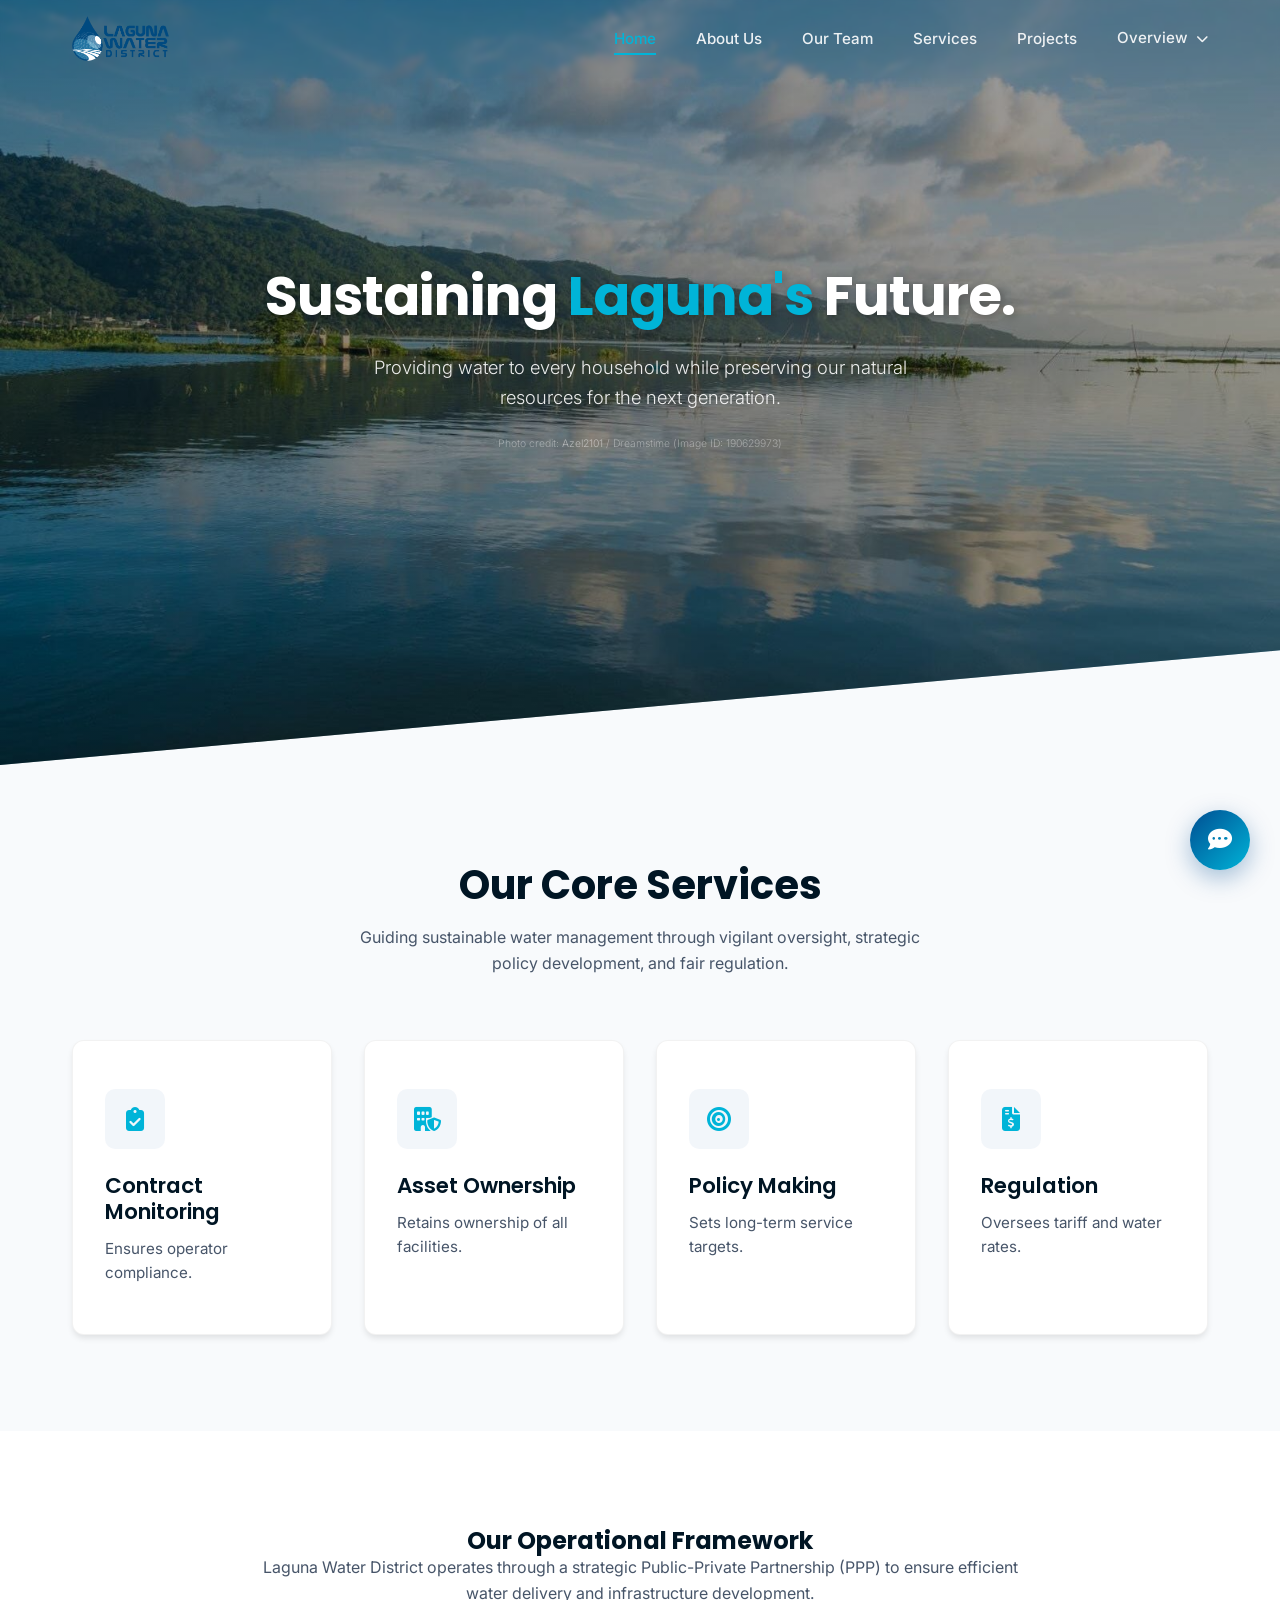
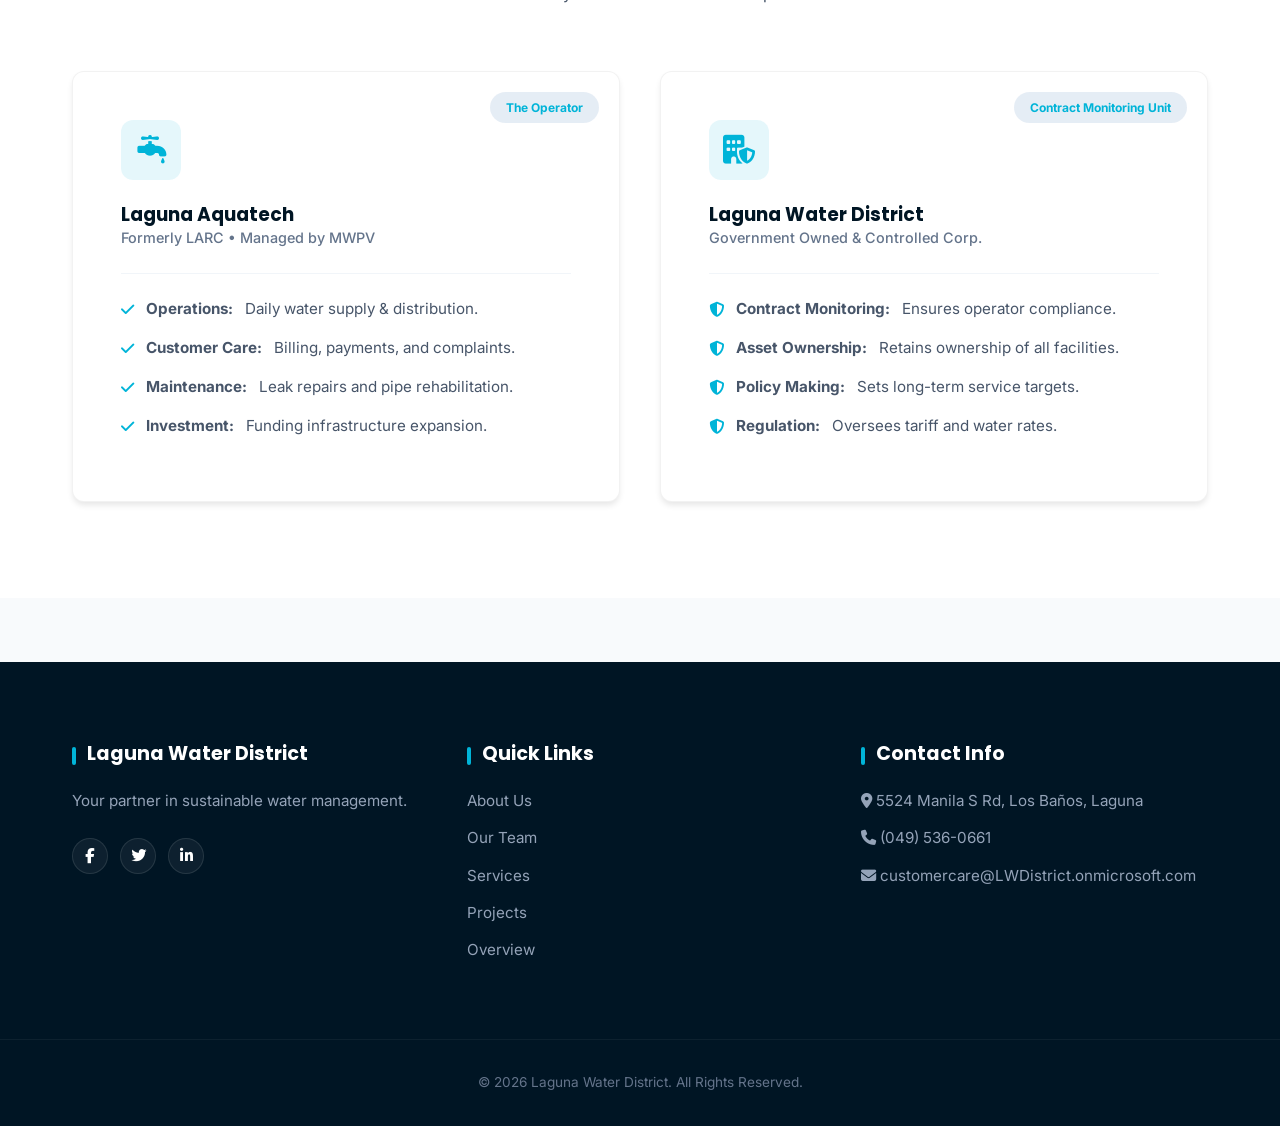
<file: index.html>
<!DOCTYPE html>
<html lang="en">
<head>
    <meta charset="UTF-8">
    <meta name="viewport" content="width=device-width, initial-scale=1.0">
    <title>Laguna Water District - Safe, Reliable, Sustainable</title>
    
    <link rel="preconnect" href="https://fonts.googleapis.com">
    <link rel="preconnect" href="https://fonts.gstatic.com" crossorigin>
    <link href="https://fonts.googleapis.com/css2?family=Inter:wght@300;400;500;600&family=Poppins:wght@500;700&display=swap" rel="stylesheet">
    
    <link rel="stylesheet" href="https://cdnjs.cloudflare.com/ajax/libs/font-awesome/6.4.0/css/all.min.css">
    <link rel="stylesheet" href="index.css">
    <link rel="stylesheet" href="chat.css">
    <link rel="icon" type="image/png" href="LWDLOGO.png">
</head>
<body>

    <header>
        <div class="container">
            <a href="index.html" class="logo">
                <img src="LWDLOGO.png" alt="Laguna Water District Logo">
            </a>
            
            <nav>
                <ul class="nav-links">
                    <li><a href="index.html" class="active">Home</a></li>
                    <li><a href="about.html">About Us</a></li>
                    <li><a href="team.html">Our Team</a></li>
                    <li><a href="services.html">Services</a></li>
                    <li><a href="project.html">Projects</a></li>
                    <li class="dropdown">
                        <a href="#" class="dropbtn">Overview <i class="fa-solid fa-chevron-down" style="font-size: 0.8em; margin-left: 4px;"></i></a>
                        <ul class="dropdown-content">
                            <li><a href="overview.html">Citizen's Charter</a></li>
                            <li><a href="resources.html">Certifications & Careers</a></li>
                        </ul>
                    </li>
                </ul>
            </nav>

            <div class="menu-toggle"><i class="fa-solid fa-bars"></i></div>
        </div>
    </header>

    <section class="hero">
        <div class="container hero-content">
            <h1>Sustaining <span>Laguna's</span> Future.</h1>
            <p>Providing water to every household while preserving our natural resources for the next generation.</p>
    
            <div class="hero-photo-credit">
                Photo credit: 
                <a href="https://www.dreamstime.com/azel2101_info" target="_blank">Azel2101</a> 
                / Dreamstime (Image ID: 190629973)
            </div>
        </div>
    </section>

    <section class="services">
        <div class="section-header">
            <h2>Our Core Services</h2>
            <p>Guiding sustainable water management through vigilant oversight, strategic policy development, and fair regulation.</p>
        </div>
        
        <div class="grid">
    <div class="card">
        <div class="icon-box">
            <i class="fa-solid fa-clipboard-check"></i>
        </div>
        <h3>Contract Monitoring</h3>
        <p>Ensures operator compliance.</p>
    </div>

    <div class="card">
        <div class="icon-box">
            <i class="fa-solid fa-building-shield"></i>
        </div>
        <h3>Asset Ownership</h3>
        <p>Retains ownership of all facilities.</p>
    </div>

    <div class="card">
        <div class="icon-box">
            <i class="fa-solid fa-bullseye"></i>
        </div>
        <h3>Policy Making</h3>
        <p>Sets long-term service targets.</p>
    </div>

    <div class="card">
        <div class="icon-box">
            <i class="fa-solid fa-file-invoice-dollar"></i>
        </div>
        <h3>Regulation</h3>
        <p>Oversees tariff and water rates.</p>
    </div>
</div>
        </div>
    </section>

    <section class="partnership-section">
        <div class="container">
            <div class="partnership-header">
                <h2>Our Operational Framework</h2>
                <p>Laguna Water District operates through a strategic Public-Private Partnership (PPP) to ensure efficient water delivery and infrastructure development.</p>
            </div>
            
            <div class="partnership-grid">
                <div class="partner-card">
                    <div class="partner-badge">The Operator</div>
                    <div class="partner-icon"><i class="fa-solid fa-faucet-drip"></i></div>
                    <h3>Laguna Aquatech</h3>
                    <p class="partner-sub">Formerly LARC • Managed by MWPV</p>
                    <ul class="partner-list">
                        <li><i class="fa-solid fa-check"></i> <strong>Operations:</strong> Daily water supply & distribution.</li>
                        <li><i class="fa-solid fa-check"></i> <strong>Customer Care:</strong> Billing, payments, and complaints.</li>
                        <li><i class="fa-solid fa-check"></i> <strong>Maintenance:</strong> Leak repairs and pipe rehabilitation.</li>
                        <li><i class="fa-solid fa-check"></i> <strong>Investment:</strong> Funding infrastructure expansion.</li>
                    </ul>
                </div>

                <div class="partner-card">
                    <div class="partner-badge">Contract Monitoring  Unit</div>
                    <div class="partner-icon"><i class="fa-solid fa-building-shield"></i></div>
                    <h3>Laguna Water District</h3>
                    <p class="partner-sub">Government Owned & Controlled Corp.</p>
                    <ul class="partner-list">
                        <li><i class="fa-solid fa-shield-halved"></i> <strong>Contract Monitoring:</strong> Ensures operator compliance.</li>
                        <li><i class="fa-solid fa-shield-halved"></i> <strong>Asset Ownership:</strong> Retains ownership of all facilities.</li>
                        <li><i class="fa-solid fa-shield-halved"></i> <strong>Policy Making:</strong> Sets long-term service targets.</li>
                        <li><i class="fa-solid fa-shield-halved"></i> <strong>Regulation:</strong> Oversees tariff and water rates.</li>
                    </ul>
                </div>
            </div>
        </div>
    </section>

    <footer>
        <div class="footer-content">
            <div class="footer-col">
                <h4>Laguna Water District</h4>
                <p>Your partner in sustainable water management.</p>
                <div class="socials">
                    <a href="https://www.facebook.com/share/1H6kC1X51S/"><i class="fa-brands fa-facebook-f"></i></a>
                    <a href="https://x.com/"><i class="fa-brands fa-twitter"></i></a>
                    <a href="https://www.linkedin.com/login "><i class="fa-brands fa-linkedin-in"></i></a>
                </div>
            </div>
            <div class="footer-col">
                <h4>Quick Links</h4>
                <a href="about.html">About Us</a>
                <a href="team.html">Our Team</a>
                <a href="services.html">Services</a>
                <a href="project.html">Projects</a>
                <a href="overview.html">Overview</a>
            </div>
            <div class="footer-col">
                <h4>Contact Info</h4>
                <p><i class="fa-solid fa-location-dot"></i> 5524 Manila S Rd, Los Baños, Laguna</p>
                <p><i class="fa-solid fa-phone"></i> (049) 536-0661</p>
                <p><i class="fa-solid fa-envelope"></i> customercare@LWDistrict.onmicrosoft.com</p>
            </div>
        </div>
        <div class="copyright">
            <p>&copy; 2026 Laguna Water District. All Rights Reserved.</p>
        </div>
    </footer>

    <script src="chat.js"></script>
    <script src="chat-loader.js"></script>

    <script>
        const header = document.querySelector('header');
        const menuToggle = document.querySelector('.menu-toggle');
        const navUl = document.querySelector('nav ul');

        window.addEventListener('scroll', () => {
            if (window.scrollY > 50) {
                header.classList.add('scrolled');
            } else {
                header.classList.remove('scrolled');
            }
        });

        menuToggle.addEventListener('click', () => {
            navUl.classList.toggle('active');
            const icon = menuToggle.querySelector('i');
            
            if (navUl.classList.contains('active')) {
                icon.classList.remove('fa-bars');
                icon.classList.add('fa-xmark');
                header.style.background = "#fff";
                header.querySelectorAll('a, i').forEach(el => el.style.color = "#00296b");
            } else {
                icon.classList.remove('fa-xmark');
                icon.classList.add('fa-bars');
                if(window.scrollY < 50) {
                    header.style.background = "transparent";
                    header.removeAttribute('style');
                    header.querySelectorAll('a, i').forEach(el => el.style.color = "");
                }
            }
        });
    </script>
</body>

</html>
</file>
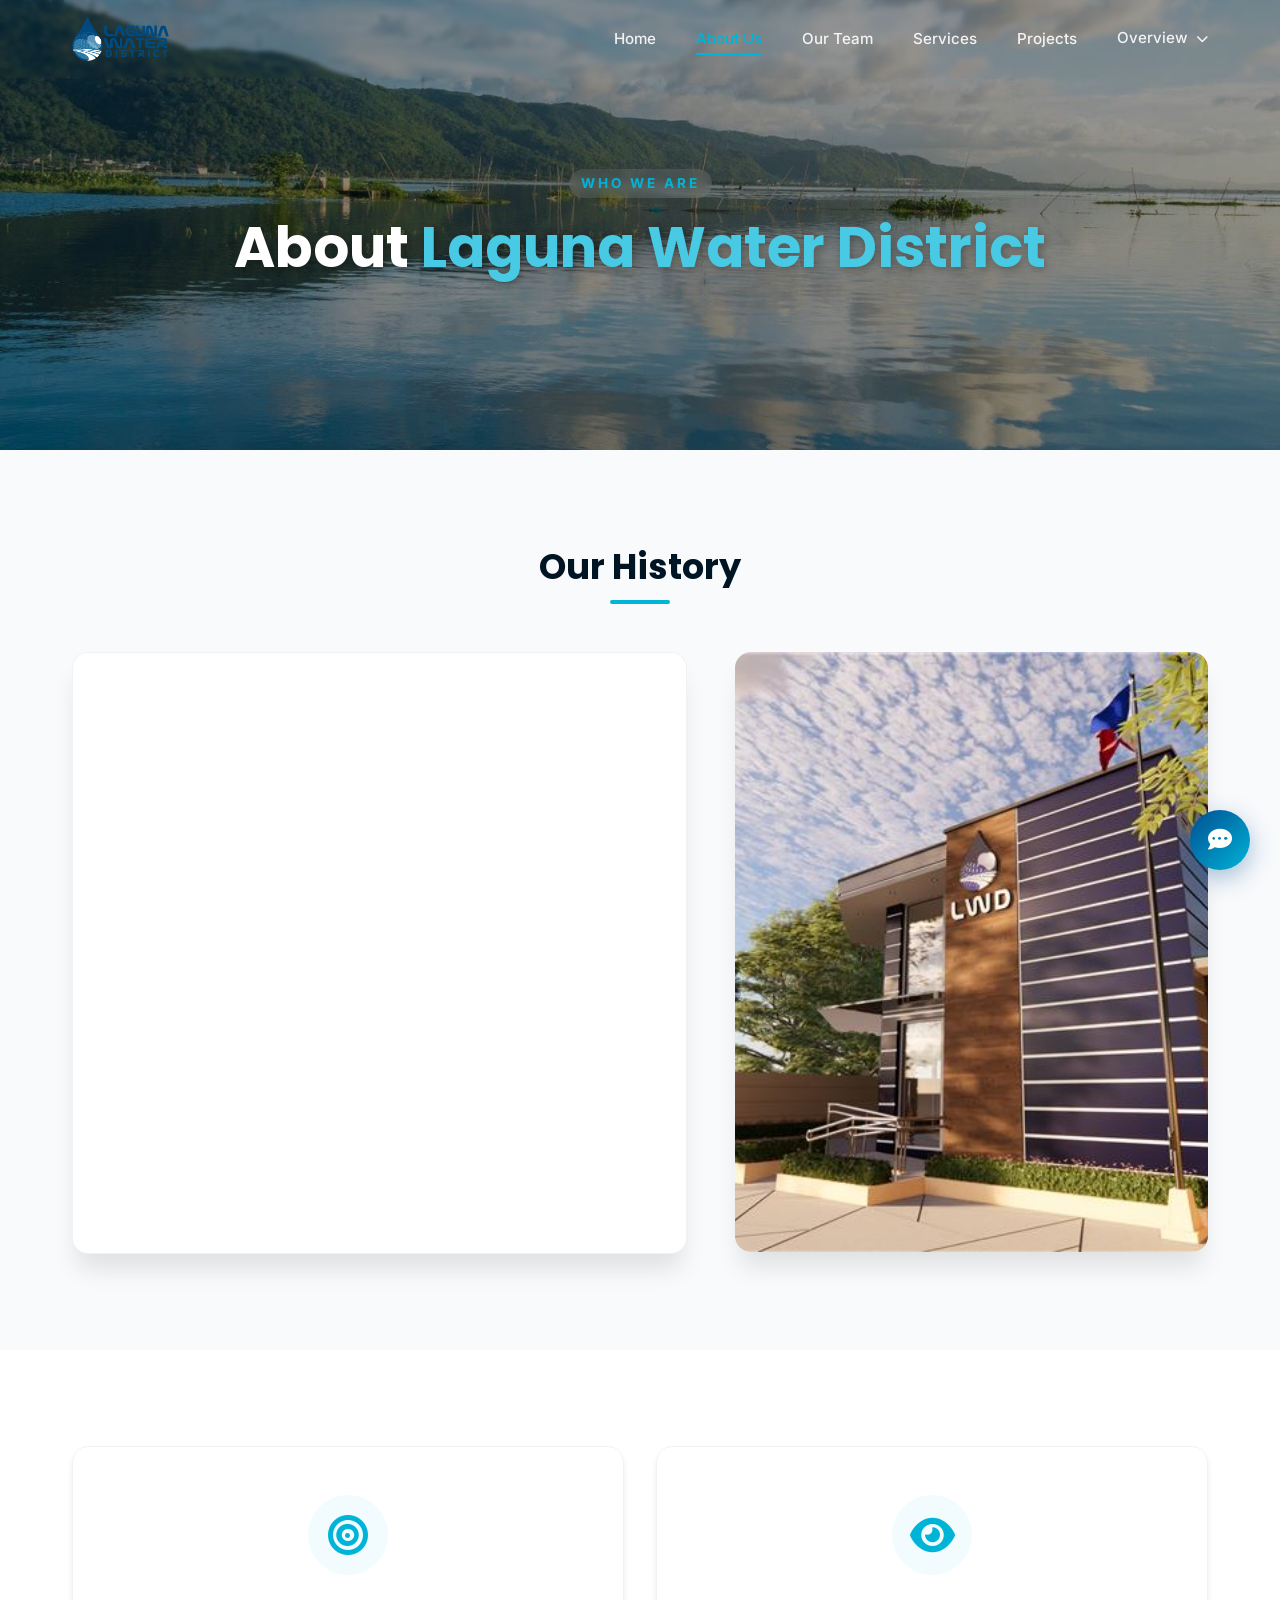
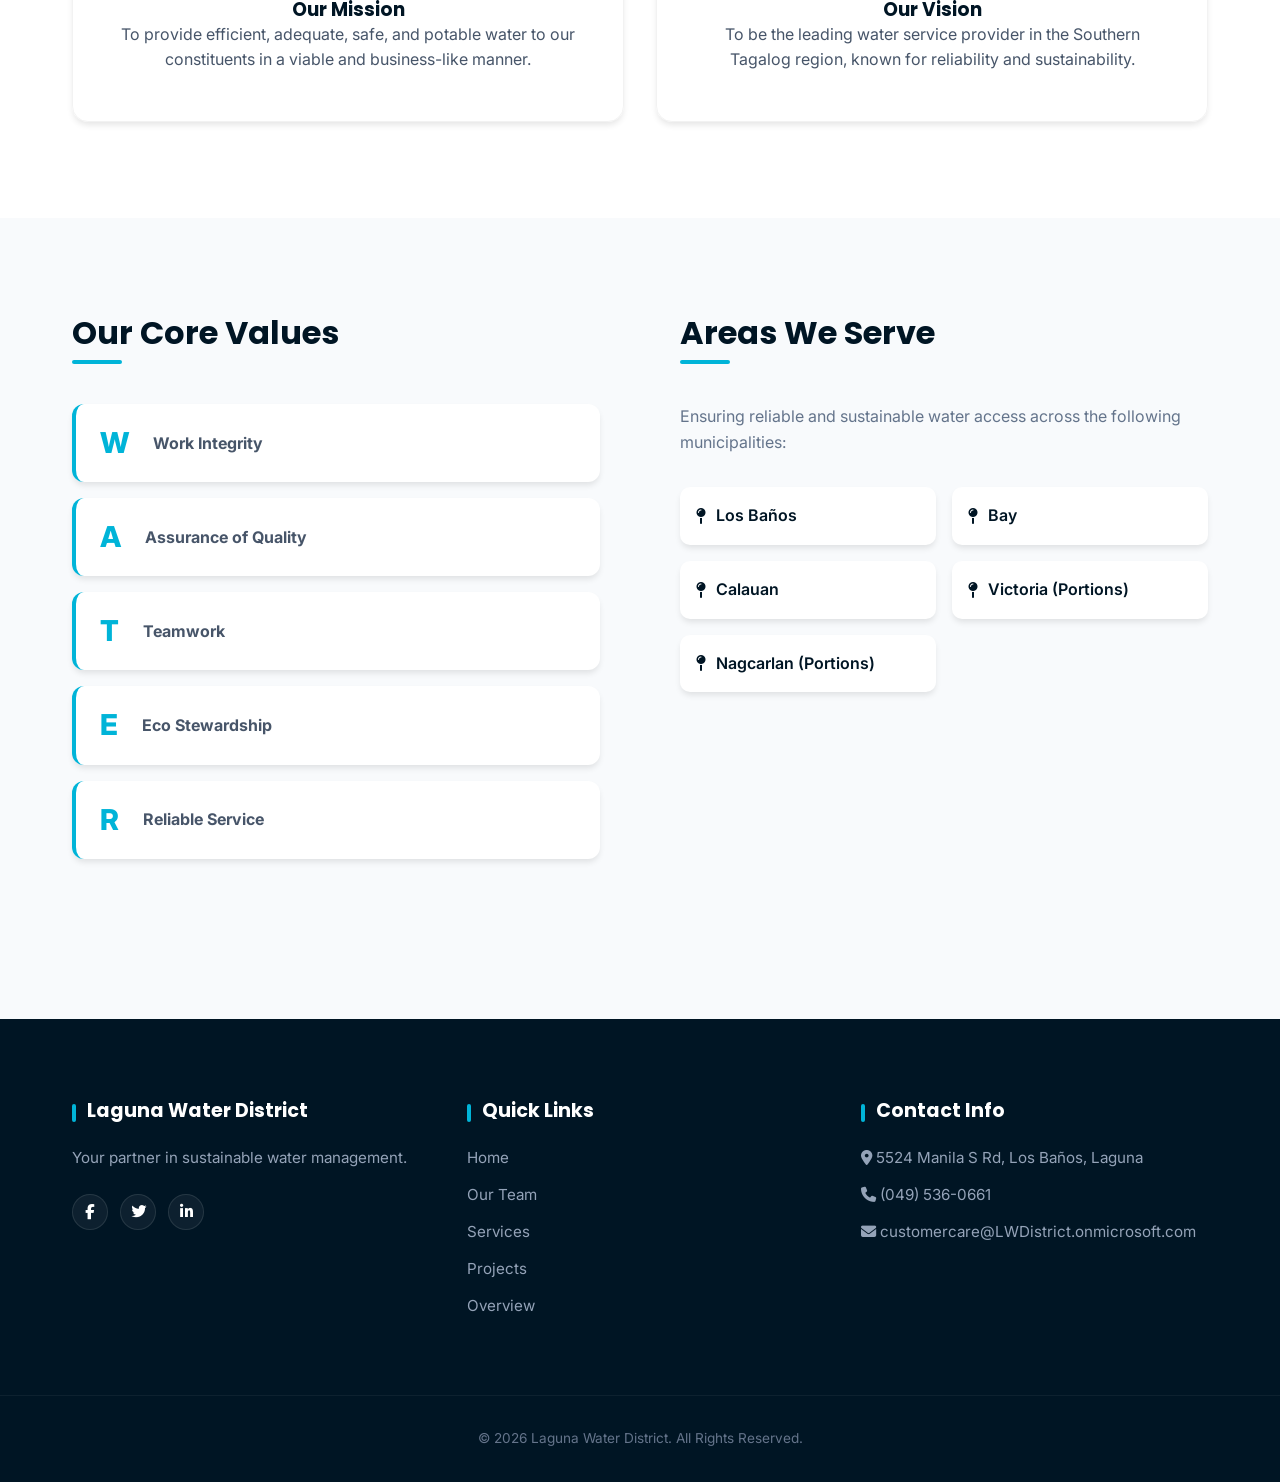
<file: about.html>
<!DOCTYPE html>
<html lang="en">
<head>
    <meta charset="UTF-8">
    <meta name="viewport" content="width=device-width, initial-scale=1.0">
    <title>About Us - Laguna Water District</title>
    
    <link rel="preconnect" href="https://fonts.googleapis.com">
    <link rel="preconnect" href="https://fonts.gstatic.com" crossorigin>
    <link href="https://fonts.googleapis.com/css2?family=Inter:wght@300;400;500;600&family=Poppins:wght@500;700&display=swap" rel="stylesheet">
    
    <link rel="stylesheet" href="https://cdnjs.cloudflare.com/ajax/libs/font-awesome/6.4.0/css/all.min.css">
    
    <link rel="stylesheet" href="about.css">
    <link rel="stylesheet" href="chat.css">
    <link rel="icon" type="image/png" href="LWDLOGO.png">
</head>
<body>

    <header>
        <div class="container">
            <a href="index.html" class="logo">
                <img src="LWDLOGO.png" alt="Laguna Water District Logo">
            </a>
            
            <nav>
                <ul class="nav-links">
                    <li><a href="index.html">Home</a></li>
                    <li><a href="about.html" class="active">About Us</a></li>
                    <li><a href="team.html">Our Team</a></li>
                    <li><a href="services.html">Services</a></li>
                    <li><a href="project.html">Projects</a></li>
                    <li class="dropdown">
                        <a href="#" class="dropbtn">Overview <i class="fa-solid fa-chevron-down" style="font-size: 0.8em; margin-left: 4px;"></i></a>
                        <ul class="dropdown-content">
                            <li><a href="overview.html">Citizen's Charter</a></li>
                            <li><a href="resources.html">Certifications & Careers</a></li>
                        </ul>
                    </li>
                </ul>
            </nav>

            <div class="menu-toggle"><i class="fa-solid fa-bars"></i></div>
        </div>
    </header>

    <section class="page-header">
        <div class="container">
            <div class="breadcrumb">Who We Are</div>
            <h1>About <span>Laguna Water District</span></h1>
        </div>
    </section>

    <section class="history-section">
        <div class="container">
            <div class="history-header">
                <h2>Our History</h2>
                <div class="title-line-center"></div>
            </div>
            
            <div class="history-split">
                <div class="pdf-container">
                    <iframe src="LWD History.pdf" title="Laguna Water District History"></iframe>
                </div>
                <div class="history-image">
                    <img src="b2.png" alt="LWD History and Office">
                </div>
            </div>
        </div>
    </section>

    <section class="mv-section">
        <div class="container mv-grid">
            <div class="mv-card">
                <div class="mv-icon"><i class="fa-solid fa-bullseye"></i></div>
                <h3>Our Mission</h3>
                <p>To provide efficient, adequate, safe, and potable water to our constituents in a viable and business-like manner.</p>
            </div>
            <div class="mv-card">
                <div class="mv-icon"><i class="fa-solid fa-eye"></i></div>
                <h3>Our Vision</h3>
                <p>To be the leading water service provider in the Southern Tagalog region, known for reliability and sustainability.</p>
            </div>
        </div>
    </section>

    <section class="combined-info-section">
        <div class="container combined-grid">
            
            <div class="values-column">
                <div class="section-title-left">
                    <h2>Our Core Values</h2>
                    <div class="title-line"></div>
                </div>
                <div class="values-compact-list">
                    <div class="value-row">
                        <span class="value-letter">W</span>
                        <div class="value-text"><strong>Work Integrity</strong></div>
                    </div>
                    <div class="value-row">
                        <span class="value-letter">A</span>
                        <div class="value-text"><strong>Assurance of Quality</strong></div>
                    </div>
                    <div class="value-row">
                        <span class="value-letter">T</span>
                        <div class="value-text"><strong>Teamwork</strong></div>
                    </div>
                    <div class="value-row">
                        <span class="value-letter">E</span>
                        <div class="value-text"><strong>Eco Stewardship</strong></div>
                    </div>
                    <div class="value-row">
                        <span class="value-letter">R</span>
                        <div class="value-text"><strong>Reliable Service</strong></div>
                    </div>
                </div>
            </div>

            <div class="service-column">
                <div class="section-title-left">
                    <h2>Areas We Serve</h2>
                    <div class="title-line"></div>
                </div>
                <p class="service-intro">Ensuring reliable and sustainable water access across the following municipalities:</p>
                <div class="scope-grid">
                    <a href="https://www.google.com/maps/place/Los+Baños,+Laguna" target="_blank" class="scope-tag">
                    <i class="fa-solid fa-map-pin"></i> Los Baños
                </a>
                <a href="https://www.google.com/maps/place/Bay,+Laguna" target="_blank" class="scope-tag">
                    <i class="fa-solid fa-map-pin"></i> Bay
                </a>
                <a href="https://www.google.com/maps/place/Calauan,+Laguna" target="_blank" class="scope-tag">
                    <i class="fa-solid fa-map-pin"></i> Calauan
                </a>
                <a href="https://www.google.com/maps/place/Victoria,+Laguna" target="_blank" class="scope-tag">
                    <i class="fa-solid fa-map-pin"></i> Victoria (Portions)
                </a>
                <a href="https://www.google.com/maps/place/Nagcarlan,+Laguna" target="_blank" class="scope-tag">
                    <i class="fa-solid fa-map-pin"></i> Nagcarlan (Portions)
                </a>

                </div>
            </div>

        </div>
    </section>

    <footer>
        <div class="footer-content">
            <div class="footer-col">
                <h4>Laguna Water District</h4>
                <p>Your partner in sustainable water management.</p>
                <div class="socials">
                    <a href="https://www.facebook.com/share/1H6kC1X51S/"><i class="fa-brands fa-facebook-f"></i></a>
                    <a href="https://x.com/"><i class="fa-brands fa-twitter"></i></a>
                    <a href="https://www.linkedin.com/login"><i class="fa-brands fa-linkedin-in"></i></a>
                </div>
            </div>
            <div class="footer-col">
                <h4>Quick Links</h4>
                <a href="index.html">Home</a>
                <a href="team.html">Our Team</a>
                <a href="services.html">Services</a>
                <a href="project.html">Projects</a>
                <a href="overview.html">Overview</a>
            </div>
            <div class="footer-col">
                <h4>Contact Info</h4>
                <p><i class="fa-solid fa-location-dot"></i> 5524 Manila S Rd, Los Baños, Laguna</p>
                <p><i class="fa-solid fa-phone"></i> (049) 536-0661</p>
                <p><i class="fa-solid fa-envelope"></i> customercare@LWDistrict.onmicrosoft.com</p>
            </div>
        </div>
        <div class="copyright">
            <p>&copy; 2026 Laguna Water District. All Rights Reserved.</p>
        </div>
    </footer>

    <script src="chat.js"></script>
    <script src="chat-loader.js"></script>

    <script>
        const header = document.querySelector('header');
        const menuToggle = document.querySelector('.menu-toggle');
        const navUl = document.querySelector('nav ul');

        // Handle transparent to solid header on scroll
        window.addEventListener('scroll', () => {
            if (window.scrollY > 50) {
                header.classList.add('scrolled');
            } else {
                header.classList.remove('scrolled');
            }
        });

        // Handle mobile menu toggle
        menuToggle.addEventListener('click', () => {
            navUl.classList.toggle('active');
            header.classList.toggle('menu-open'); // Toggles CSS class instead of inline styles
            
            const icon = menuToggle.querySelector('i');
            
            if (navUl.classList.contains('active')) {
                icon.classList.remove('fa-bars');
                icon.classList.add('fa-xmark');
            } else {
                icon.classList.remove('fa-xmark');
                icon.classList.add('fa-bars');
            }
        });
    </script>
</body>
</html>
</file>
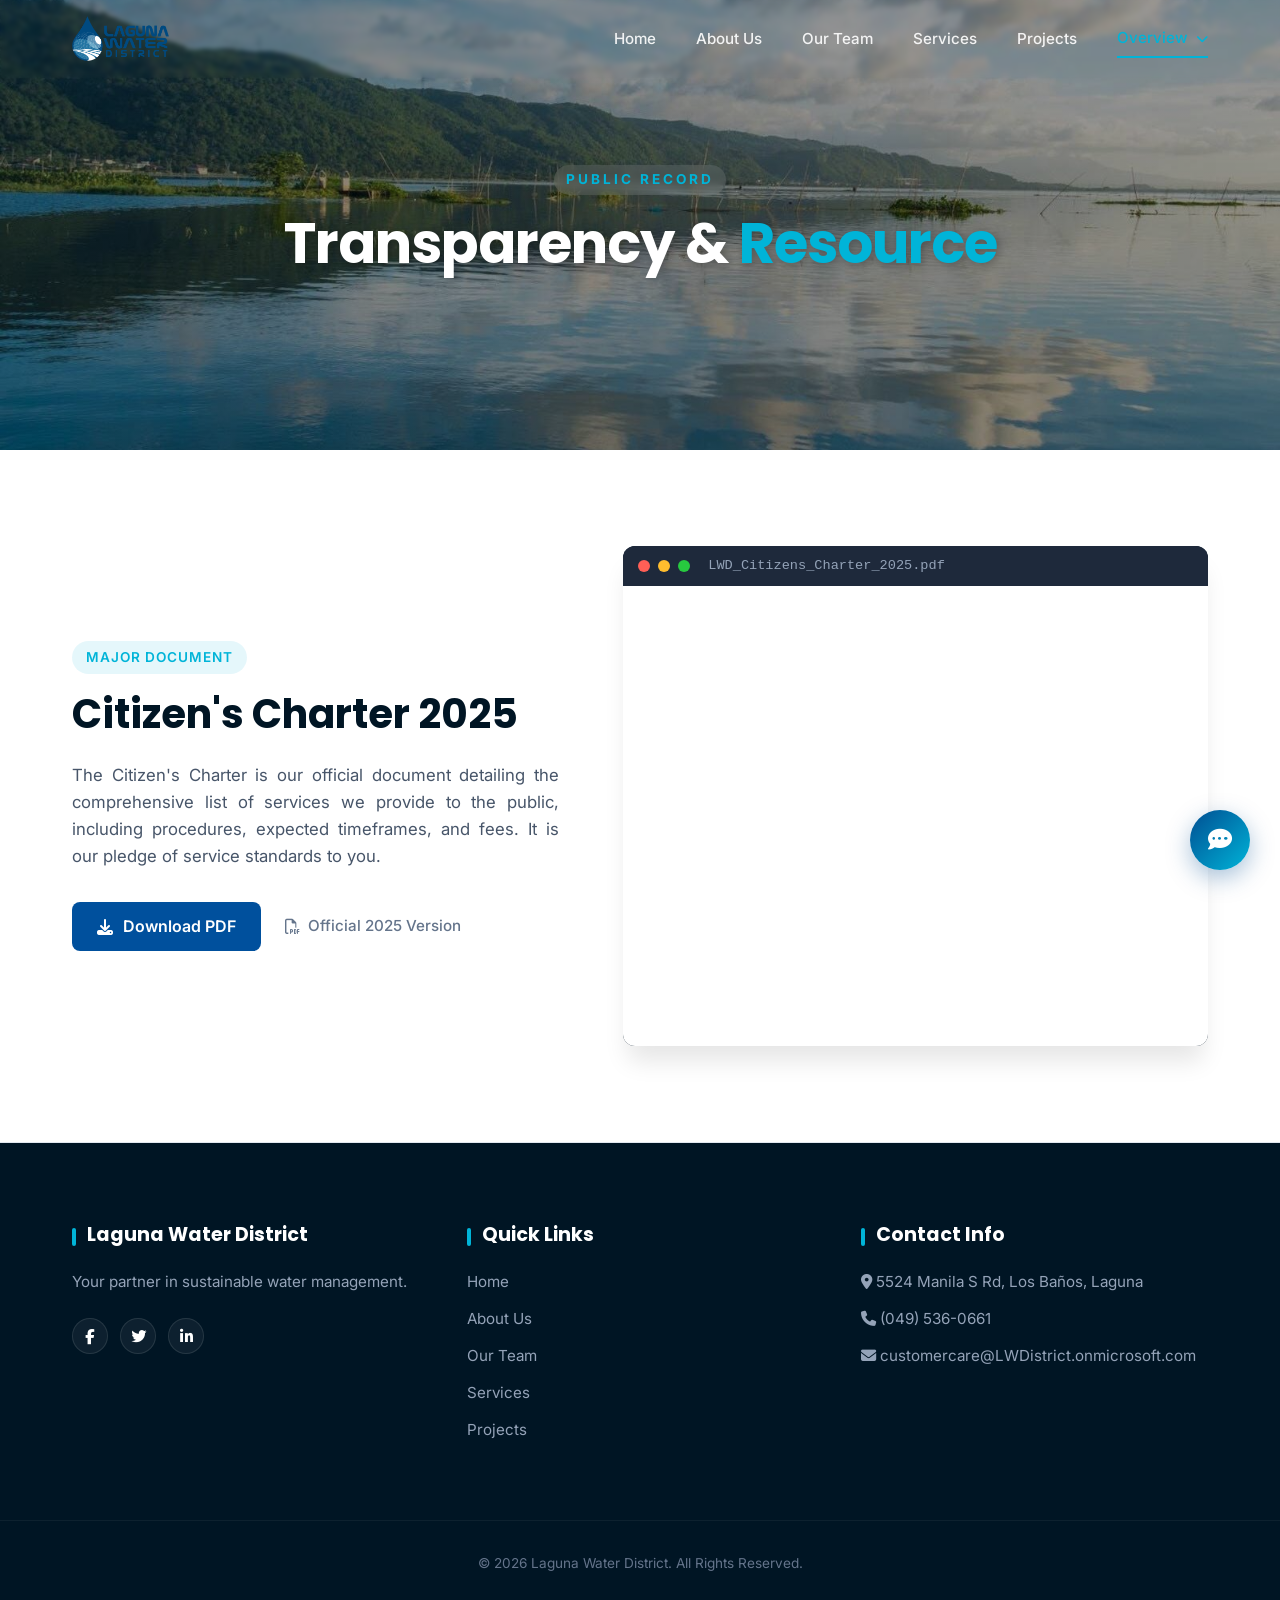
<file: overview.html>
<!DOCTYPE html>
<html lang="en">
<head>
    <meta charset="UTF-8">
    <meta name="viewport" content="width=device-width, initial-scale=1.0">
    <title>Citizen's Charter - Laguna Water District</title>
    <link rel="preconnect" href="https://fonts.googleapis.com">
    <link rel="preconnect" href="https://fonts.gstatic.com" crossorigin>
    <link href="https://fonts.googleapis.com/css2?family=Inter:wght@300;400;500;600&family=Poppins:wght@500;700&display=swap" rel="stylesheet">
    <link rel="stylesheet" href="https://cdnjs.cloudflare.com/ajax/libs/font-awesome/6.4.0/css/all.min.css">
    <link rel="stylesheet" href="overview.css">
    <link rel="stylesheet" href="chat.css">
    <link rel="icon" type="image/png" href="LWDLOGO.png">
</head>
<body>

    <header>
        <div class="container">
            <a href="index.html" class="logo">
                <img src="LWDLOGO.png" alt="Laguna Water District Logo">
            </a>
            <nav>
                <ul class="nav-links">
                    <li><a href="index.html">Home</a></li>
                    <li><a href="about.html">About Us</a></li>
                    <li><a href="team.html">Our Team</a></li>
                    <li><a href="services.html">Services</a></li>
                    <li><a href="project.html">Projects</a></li>
                    
                    <li class="dropdown">
                        <a href="#" class="active dropbtn">Overview <i class="fa-solid fa-chevron-down" style="font-size: 0.8em; margin-left: 4px;"></i></a>
                        <ul class="dropdown-content">
                            <li><a href="overview.html">Citizen's Charter</a></li>
                            <li><a href="resources.html">Certifications & Careers</a></li>
                        </ul>
                    </li>

                </ul>
            </nav>
            <div class="menu-toggle"><i class="fa-solid fa-bars"></i></div>
        </div>
    </header>

    <section class="page-header">
        <div class="container">
            <div class="breadcrumb">Public Record</div>
            <h1>Transparency & <span>Resource</span></h1>
        </div>
    </section>

    <section class="charter-section">
        <div class="container">
            <div class="charter-wrapper">
                <div class="charter-info">
                    <span class="tag">Major Document</span>
                    <h2>Citizen's Charter 2025</h2>
                    <p>The Citizen's Charter is our official document detailing the comprehensive list of services we provide to the public, including procedures, expected timeframes, and fees. It is our pledge of service standards to you.</p>
                    <div class="charter-actions">
                        <a href="2025 Citizen's Charter.pdf" download class="btn-download">
                            <i class="fa-solid fa-download"></i> Download PDF
                        </a>
                        <div class="meta-info">
                            <i class="fa-regular fa-file-pdf"></i> Official 2025 Version
                        </div>
                    </div>
                </div>
                <div class="pdf-viewer-card">
                    <div class="pdf-header">
                        <span class="dot red"></span>
                        <span class="dot yellow"></span>
                        <span class="dot green"></span>
                        <span class="browser-title">LWD_Citizens_Charter_2025.pdf</span>
                    </div>
                    <iframe src="2025 Citizen's Charter.pdf#toolbar=0&navpanes=0&scrollbar=1" type="application/pdf">
                        <p>Your browser does not support PDFs. <a href="2025 Citizen's Charter.pdf">Download here</a>.</p>
                    </iframe>
                </div>
            </div>
        </div>
    </section>

    <footer>
        <div class="footer-content">
            <div class="footer-col">
                <h4>Laguna Water District</h4>
                <p>Your partner in sustainable water management.</p>
                <div class="socials">
                    <a href="https://www.facebook.com/share/1H6kC1X51S/"><i class="fa-brands fa-facebook-f"></i></a>
                    <a href="#"><i class="fa-brands fa-twitter"></i></a>
                    <a href="#"><i class="fa-brands fa-linkedin-in"></i></a>
                </div>
            </div>
            <div class="footer-col">
                <h4>Quick Links</h4>
                <a href="index.html">Home</a>
                <a href="about.html">About Us</a>
                <a href="team.html">Our Team</a>
                <a href="services.html">Services</a>
                <a href="project.html">Projects</a>
            </div>
            <div class="footer-col">
                <h4>Contact Info</h4>
                <p><i class="fa-solid fa-location-dot"></i> 5524 Manila S Rd, Los Baños, Laguna</p>
                <p><i class="fa-solid fa-phone"></i> (049) 536-0661</p>
                <p><i class="fa-solid fa-envelope"></i> customercare@LWDistrict.onmicrosoft.com</p>
            </div>
        </div>
        <div class="copyright">
            <p>© 2026 Laguna Water District. All Rights Reserved.</p>
        </div>
    </footer>

    <script src="chat.js"></script>
    <script src="chat-loader.js"></script>
    <script>
        // Header & Mobile Menu Logic
        const header = document.querySelector('header');
        const menuToggle = document.querySelector('.menu-toggle');
        const navUl = document.querySelector('nav ul');

        window.addEventListener('scroll', () => {
            if (window.scrollY > 50) { header.classList.add('scrolled'); } 
            else { header.classList.remove('scrolled'); }
        });

        menuToggle.addEventListener('click', () => {
            navUl.classList.toggle('active');
            const icon = menuToggle.querySelector('i');
            if (navUl.classList.contains('active')) {
                icon.classList.remove('fa-bars');
                icon.classList.add('fa-xmark');
                header.style.background = "#fff";
                header.querySelectorAll('a, i').forEach(el => el.style.color = "#00296b");
            } else {
                icon.classList.remove('fa-xmark');
                icon.classList.add('fa-bars');
                if(window.scrollY < 50) {
                    header.style.background = "transparent";
                    header.removeAttribute('style');
                    header.querySelectorAll('a, i').forEach(el => el.style.color = "");
                }
            }
        });
    </script>
</body>

</html>
</file>
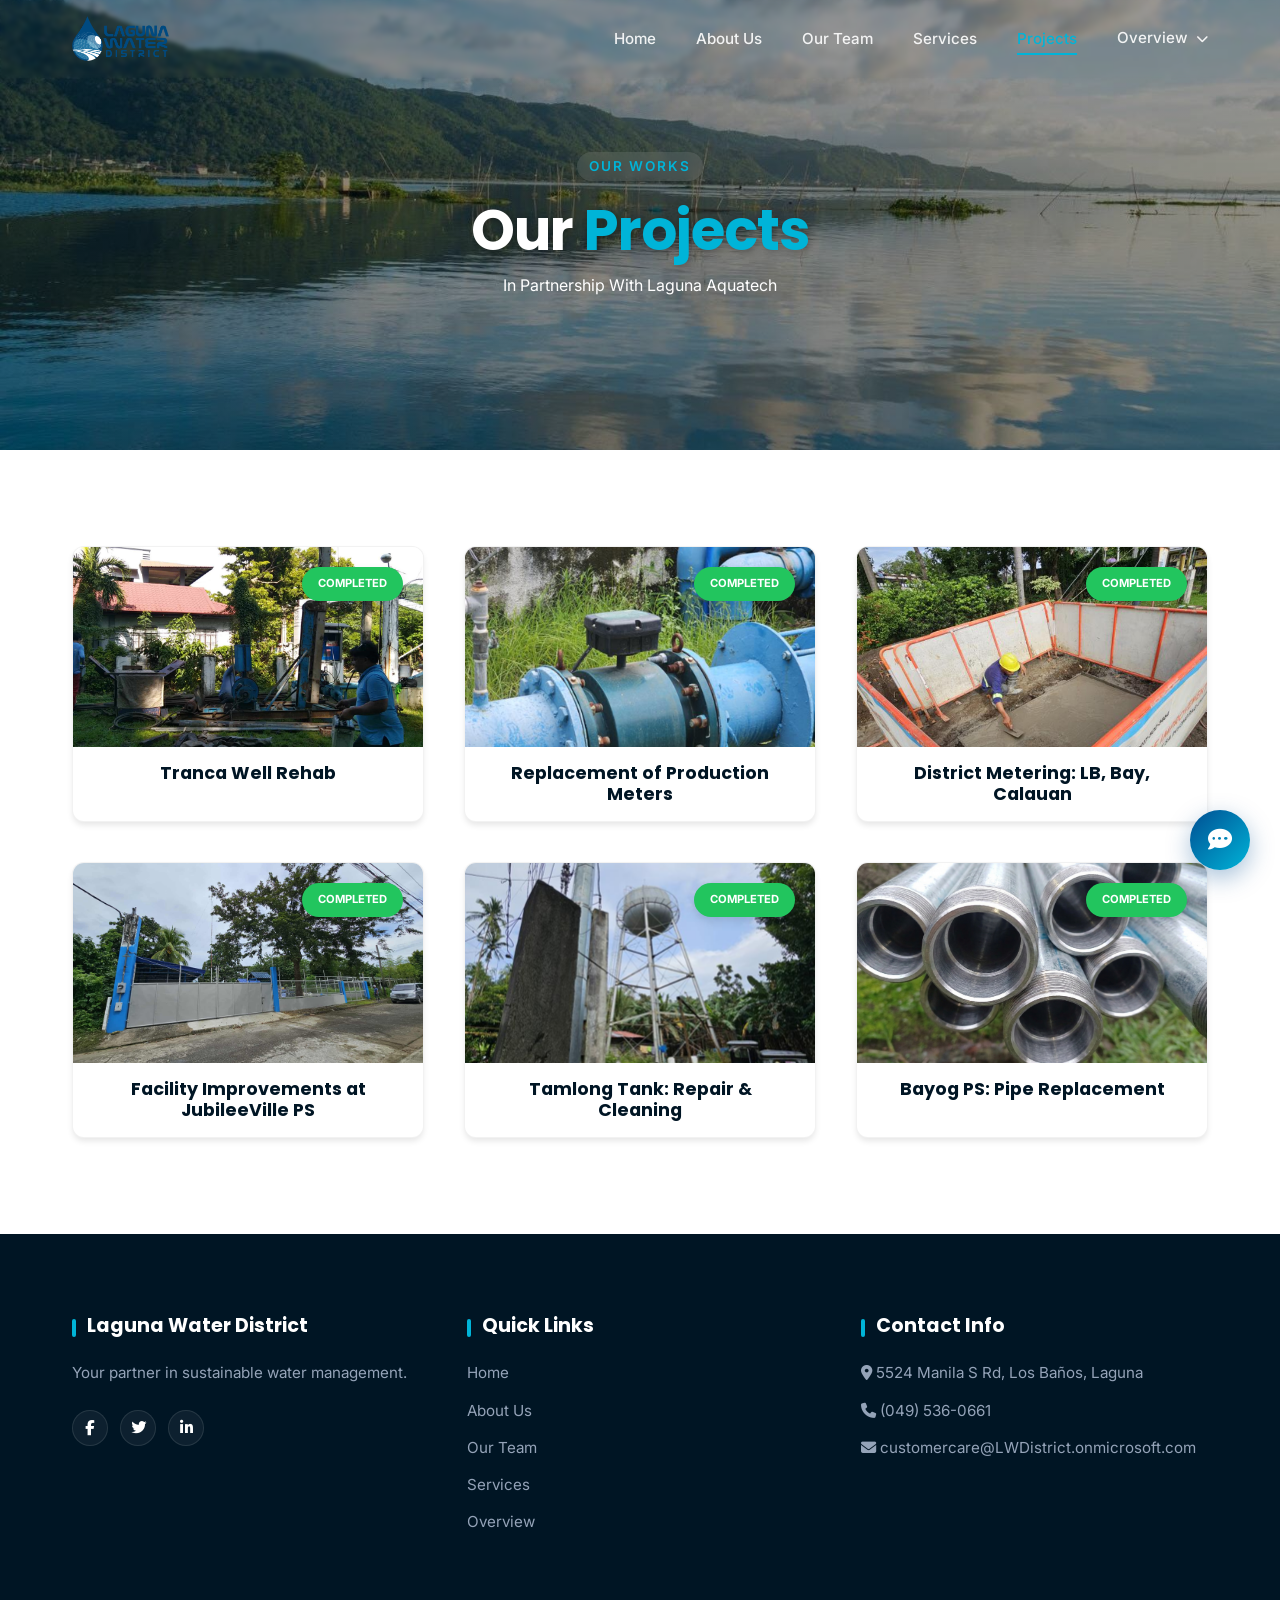
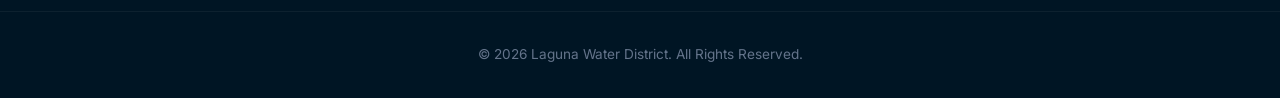
<file: project.html>
<!DOCTYPE html>
<html lang="en">
<head>
    <meta charset="UTF-8">
    <meta name="viewport" content="width=device-width, initial-scale=1.0">
    <title>Projects - Laguna Water District</title>
    <link rel="preconnect" href="https://fonts.googleapis.com">
    <link rel="preconnect" href="https://fonts.gstatic.com" crossorigin>
    <link href="https://fonts.googleapis.com/css2?family=Inter:wght@300;400;500;600&family=Poppins:wght@500;700&display=swap" rel="stylesheet">
    <link rel="stylesheet" href="https://cdnjs.cloudflare.com/ajax/libs/font-awesome/6.4.0/css/all.min.css">
    <link rel="stylesheet" href="project.css">
    <link rel="stylesheet" href="chat.css">
    <link rel="icon" type="image/png" href="LWDLOGO.png">
</head>
<body>

    <header>
        <div class="container">
            <a href="index.html" class="logo">
                <img src="LWDLOGO.png" alt="Laguna Water District Logo">
            </a>
            <nav>
                <ul class="nav-links">
                    <li><a href="index.html">Home</a></li>
                    <li><a href="about.html">About Us</a></li>
                    <li><a href="team.html">Our Team</a></li>
                    <li><a href="services.html">Services</a></li>
                    <li><a href="project.html" class="active">Projects</a></li>
                    <li class="dropdown">
                        <a href="#" class="dropbtn">Overview <i class="fa-solid fa-chevron-down" style="font-size: 0.8em; margin-left: 4px;"></i></a>
                        <ul class="dropdown-content">
                            <li><a href="overview.html">Citizen's Charter</a></li>
                            <li><a href="resources.html">Certifications & Careers</a></li>
                        </ul>
                    </li>
                </ul>
            </nav>
            <div class="menu-toggle"><i class="fa-solid fa-bars"></i></div>
        </div>
    </header>

    <section class="page-header">
        <div class="container">
            <div class="breadcrumb">Our Works</div>
            <h1>Our <span>Projects</span></h1>
            <p>In Partnership With Laguna Aquatech</p>
        </div>
    </section>

    <section class="projects-section">
        <div class="container">
            <div class="projects-grid">
                
                <div class="project-card">
                    <div class="project-img">
                        <span class="status-badge status-completed">Completed</span>
                        <img src="p1.png" alt="Tranca Well Rehab">
                    </div>
                    <div class="project-content">
                        <h3>Tranca Well Rehab</h3>
                    </div>
                </div>

                <div class="project-card">
                    <div class="project-img">
                        <span class="status-badge status-completed">Completed</span>
                        <img src="p2.png" alt="Replacement of Production Meters">
                    </div>
                    <div class="project-content">
                        <h3>Replacement of Production Meters</h3>
                    </div>
                </div>

                <div class="project-card">
                    <div class="project-img">
                        <span class="status-badge status-completed">Completed</span>
                        <img src="p3.png" alt="District Metering: LB, Bay, Calauan">
                    </div>
                    <div class="project-content">
                        <h3>District Metering: LB, Bay, Calauan</h3>
                    </div>
                </div>

                <div class="project-card">
                    <div class="project-img">
                        <span class="status-badge status-completed">Completed</span>
                        <img src="p4.png" alt="Facility Improvements at JubileeVille PS">
                    </div>
                    <div class="project-content">
                        <h3>Facility Improvements at JubileeVille PS</h3>
                    </div>
                </div>
                <div class="project-card">
                    <div class="project-img">
                        <span class="status-badge status-completed">Completed</span>
                        <img src="p5.png" alt="Tamlong Tank: Repair & Cleaning">
                    </div>
                    <div class="project-content">
                        <h3>Tamlong Tank: Repair & Cleaning</h3>
                    </div>
                </div>
                <div class="project-card">
                    <div class="project-img">
                        <span class="status-badge status-completed">Completed</span>
                        <img src="p6.png" alt="Bayog PS: Pipe Replacement">
                    </div>
                    <div class="project-content">
                        <h3>Bayog PS: Pipe Replacement</h3>
                    </div>
                </div>
            </div>
        </div>
    </section>

    <footer>
        <div class="footer-content">
            <div class="footer-col">
                <h4>Laguna Water District</h4>
                <p>Your partner in sustainable water management.</p>
                <div class="socials">
                    <a href="https://www.facebook.com/share/1H6kC1X51S/"><i class="fa-brands fa-facebook-f"></i></a>
                    <a href="https://x.com/"><i class="fa-brands fa-twitter"></i></a>
                    <a href="https://www.linkedin.com/login"><i class="fa-brands fa-linkedin-in"></i></a>
                </div>
            </div>
            <div class="footer-col">
                <h4>Quick Links</h4>
                <a href="index.html">Home</a>
                <a href="about.html">About Us</a>
                <a href="team.html">Our Team</a>
                <a href="services.html">Services</a>
                <a href="overview.html">Overview</a>
            </div>
            <div class="footer-col">
                <h4>Contact Info</h4>
                <p><i class="fa-solid fa-location-dot"></i> 5524 Manila S Rd, Los Baños, Laguna</p>
                <p><i class="fa-solid fa-phone"></i> (049) 536-0661</p>
                <p><i class="fa-solid fa-envelope"></i> customercare@LWDistrict.onmicrosoft.com</p>
            </div>
        </div>
        <div class="copyright">
            <p>© 2026 Laguna Water District. All Rights Reserved.</p>
        </div>
    </footer>
    
    <script src="chat.js"></script>
    <script src="chat-loader.js"></script>
    <script>
        const header = document.querySelector('header');
        const menuToggle = document.querySelector('.menu-toggle');
        const navUl = document.querySelector('nav ul');

        window.addEventListener('scroll', () => {
            if (window.scrollY > 50) {
                header.classList.add('scrolled');
            } else {
                header.classList.remove('scrolled');
            }
        });

        menuToggle.addEventListener('click', () => {
            navUl.classList.toggle('active');
            const icon = menuToggle.querySelector('i');
            if (navUl.classList.contains('active')) {
                icon.classList.remove('fa-bars');
                icon.classList.add('fa-xmark');
                header.style.background = "#fff";
                header.querySelectorAll('a, i').forEach(el => el.style.color = "#00296b");
            } else {
                icon.classList.remove('fa-xmark');
                icon.classList.add('fa-bars');
                if(window.scrollY < 50) {
                    header.style.background = "transparent";
                    header.removeAttribute('style');
                    header.querySelectorAll('a, i').forEach(el => el.style.color = "");
                }
            }
        });
    </script>
</body>
</html>
</file>
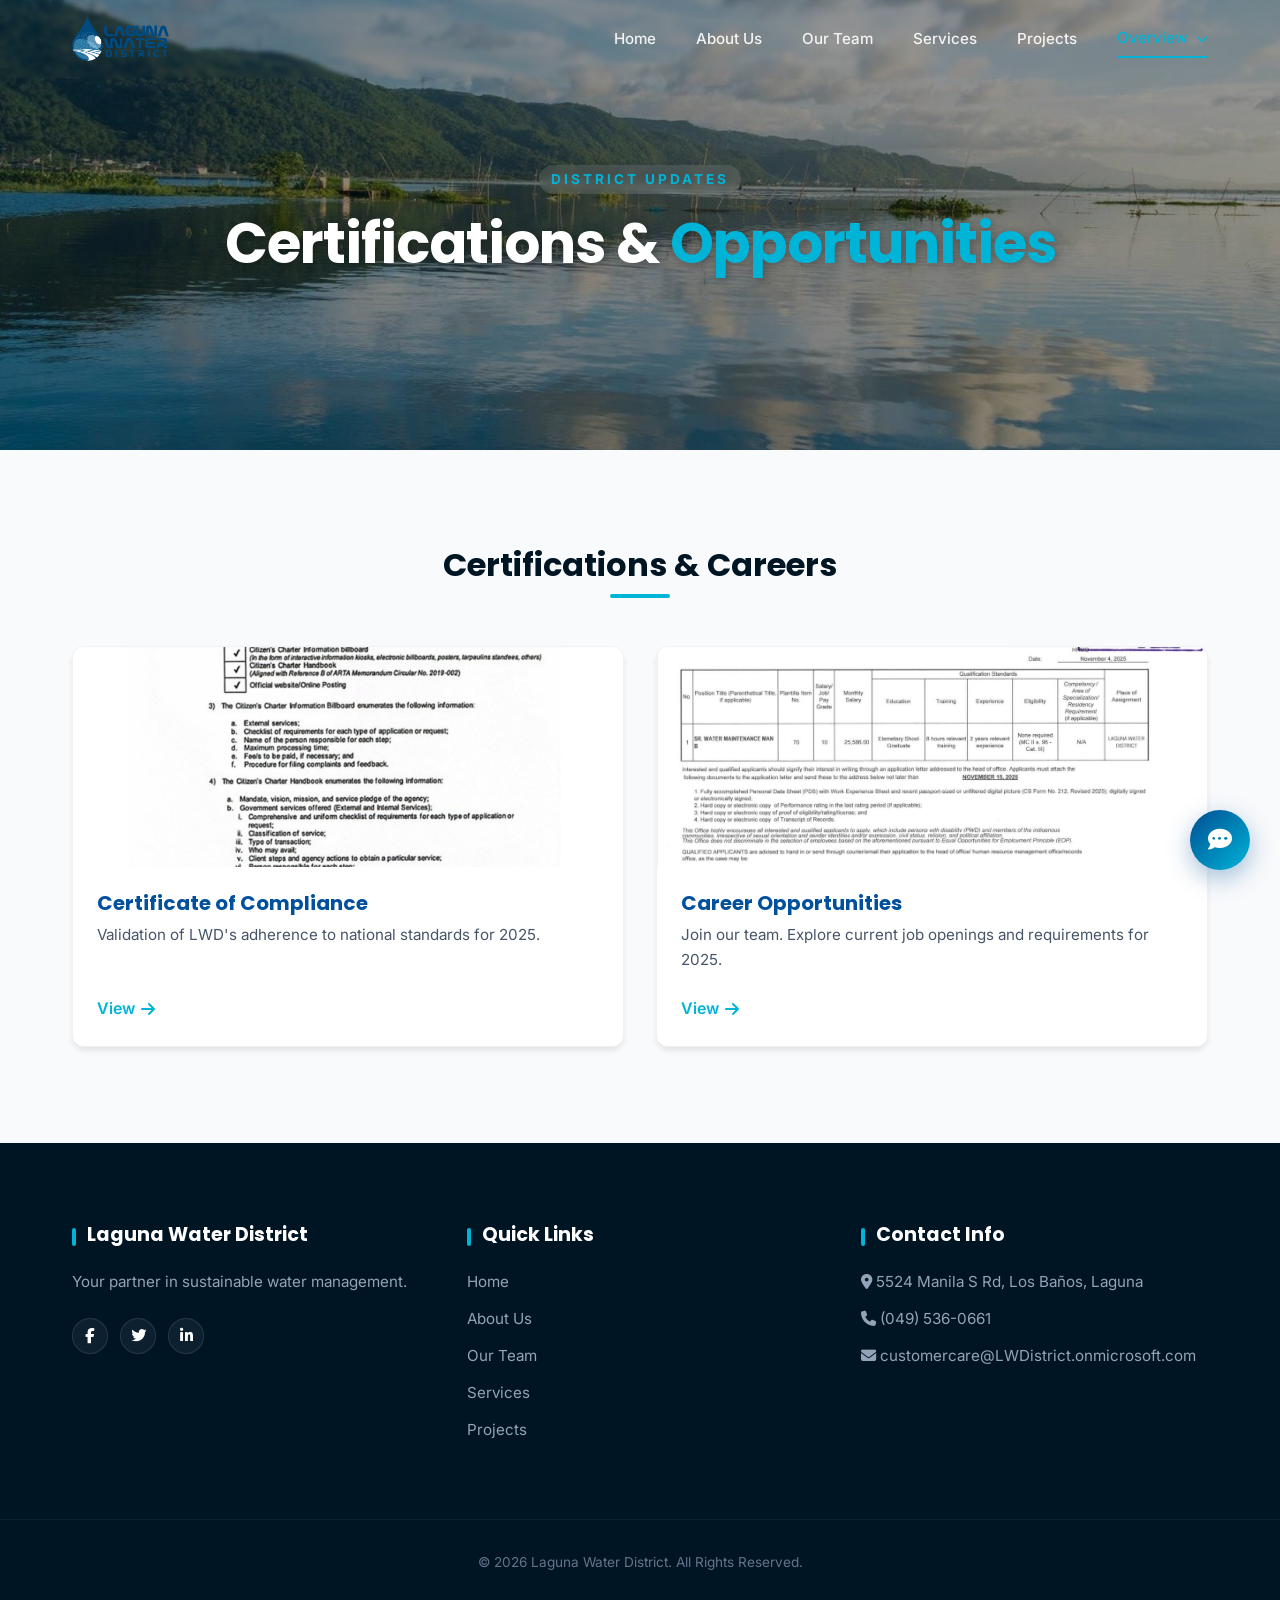
<file: resources.html>
<!DOCTYPE html>
<html lang="en">
<head>
    <meta charset="UTF-8">
    <meta name="viewport" content="width=device-width, initial-scale=1.0">
    <title>Resources & Careers - Laguna Water District</title>
    <link rel="preconnect" href="https://fonts.googleapis.com">
    <link rel="preconnect" href="https://fonts.gstatic.com" crossorigin>
    <link href="https://fonts.googleapis.com/css2?family=Inter:wght@300;400;500;600&family=Poppins:wght@500;700&display=swap" rel="stylesheet">
    <link rel="stylesheet" href="https://cdnjs.cloudflare.com/ajax/libs/font-awesome/6.4.0/css/all.min.css">
    <link rel="stylesheet" href="resources.css">
    <link rel="stylesheet" href="chat.css">
    <link rel="icon" type="image/png" href="LWDLOGO.png">
</head>
<body>

    <header>
        <div class="container">
            <a href="index.html" class="logo">
                <img src="LWDLOGO.png" alt="Laguna Water District Logo">
            </a>
            <nav>
                <ul class="nav-links">
                    <li><a href="index.html">Home</a></li>
                    <li><a href="about.html">About Us</a></li>
                    <li><a href="team.html">Our Team</a></li>
                    <li><a href="services.html">Services</a></li>
                    <li><a href="project.html">Projects</a></li>
                    
                    <li class="dropdown">
                        <a href="#" class="active dropbtn">Overview <i class="fa-solid fa-chevron-down" style="font-size: 0.8em; margin-left: 4px;"></i></a>
                        <ul class="dropdown-content">
                            <li><a href="overview.html">Citizen's Charter</a></li>
                            <li><a href="resources.html">Certifications & Careers</a></li>
                        </ul>
                    </li>

                </ul>
            </nav>
            <div class="menu-toggle"><i class="fa-solid fa-bars"></i></div>
        </div>
    </header>

    <section class="page-header">
        <div class="container">
            <div class="breadcrumb">District Updates</div>
            <h1>Certifications & <span>Opportunities</span></h1>
        </div>
    </section>

    <section class="resources-section">
        <div class="container">
            <div class="section-title">
                <h3>Certifications & Careers</h3>
                <div class="line"></div>
            </div>
            <div class="resources-grid">
                <div class="resource-card" onclick="openModal(this.querySelector('.source-img'))">
                    <div class="card-thumb">
                        <img src="certificate of compliance year 2025.jpg" alt="Certificate of Compliance 2025" class="source-img">
                        <div class="overlay"><i class="fa-solid fa-expand"></i></div>
                    </div>
                    <div class="card-body">
                        <h4>Certificate of Compliance</h4>
                        <p>Validation of LWD's adherence to national standards for 2025.</p>
                        <span class="link-text">View <i class="fa-solid fa-arrow-right"></i></span>
                    </div>
                </div>
                <div class="resource-card" onclick="openModal(this.querySelector('.source-img'))">
                    <div class="card-thumb">
                        <img src="career opportunities.jpg" alt="Career Opportunities" class="source-img">
                        <div class="overlay"><i class="fa-solid fa-expand"></i></div>
                    </div>
                    <div class="card-body">
                        <h4>Career Opportunities</h4>
                        <p>Join our team. Explore current job openings and requirements for 2025.</p>
                        <span class="link-text">View <i class="fa-solid fa-arrow-right"></i></span>
                    </div>
                </div>
            </div>
        </div>
    </section>

    <div id="myModal" class="modal">
        <span class="close" onclick="closeModal()">&times;</span>
        <img class="modal-content" id="img01">
        <div id="caption"></div>
    </div>

    <footer>
        <div class="footer-content">
            <div class="footer-col">
                <h4>Laguna Water District</h4>
                <p>Your partner in sustainable water management.</p>
                <div class="socials">
                    <a href="https://www.facebook.com/profile.php?id=61588415368493"><i class="fa-brands fa-facebook-f"></i></a>
                    <a href="#"><i class="fa-brands fa-twitter"></i></a>
                    <a href="#"><i class="fa-brands fa-linkedin-in"></i></a>
                </div>
            </div>
            <div class="footer-col">
                <h4>Quick Links</h4>
                <a href="index.html">Home</a>
                <a href="about.html">About Us</a>
                <a href="team.html">Our Team</a>
                <a href="services.html">Services</a>
                <a href="project.html">Projects</a>
            </div>
            <div class="footer-col">
                <h4>Contact Info</h4>
                <p><i class="fa-solid fa-location-dot"></i> 5524 Manila S Rd, Los Baños, Laguna</p>
                <p><i class="fa-solid fa-phone"></i> (049) 536-0661</p>
                <p><i class="fa-solid fa-envelope"></i> customercare@LWDistrict.onmicrosoft.com</p>
            </div>
        </div>
        <div class="copyright">
            <p>© 2026 Laguna Water District. All Rights Reserved.</p>
        </div>
    </footer>

    <script src="chat.js"></script>
    <script src="chat-loader.js"></script>
    <script>
        // Modal & Header Logic
        var modal = document.getElementById("myModal");
        var modalImg = document.getElementById("img01");
        var captionText = document.getElementById("caption");
        function openModal(element) { modal.style.display = "block"; modalImg.src = element.src; captionText.innerHTML = element.alt; }
        function closeModal() { modal.style.display = "none"; }
        window.onclick = function(event) { if (event.target == modal) { modal.style.display = "none"; } }

        const header = document.querySelector('header');
        const menuToggle = document.querySelector('.menu-toggle');
        const navUl = document.querySelector('nav ul');

        window.addEventListener('scroll', () => {
            if (window.scrollY > 50) { header.classList.add('scrolled'); } 
            else { header.classList.remove('scrolled'); }
        });

        menuToggle.addEventListener('click', () => {
            navUl.classList.toggle('active');
            const icon = menuToggle.querySelector('i');
            if (navUl.classList.contains('active')) {
                icon.classList.remove('fa-bars');
                icon.classList.add('fa-xmark');
                header.style.background = "#fff";
                header.querySelectorAll('a, i').forEach(el => el.style.color = "#00296b");
            } else {
                icon.classList.remove('fa-xmark');
                icon.classList.add('fa-bars');
                if(window.scrollY < 50) {
                    header.style.background = "transparent";
                    header.removeAttribute('style');
                    header.querySelectorAll('a, i').forEach(el => el.style.color = "");
                }
            }
        });
    </script>
</body>

</html>
</file>
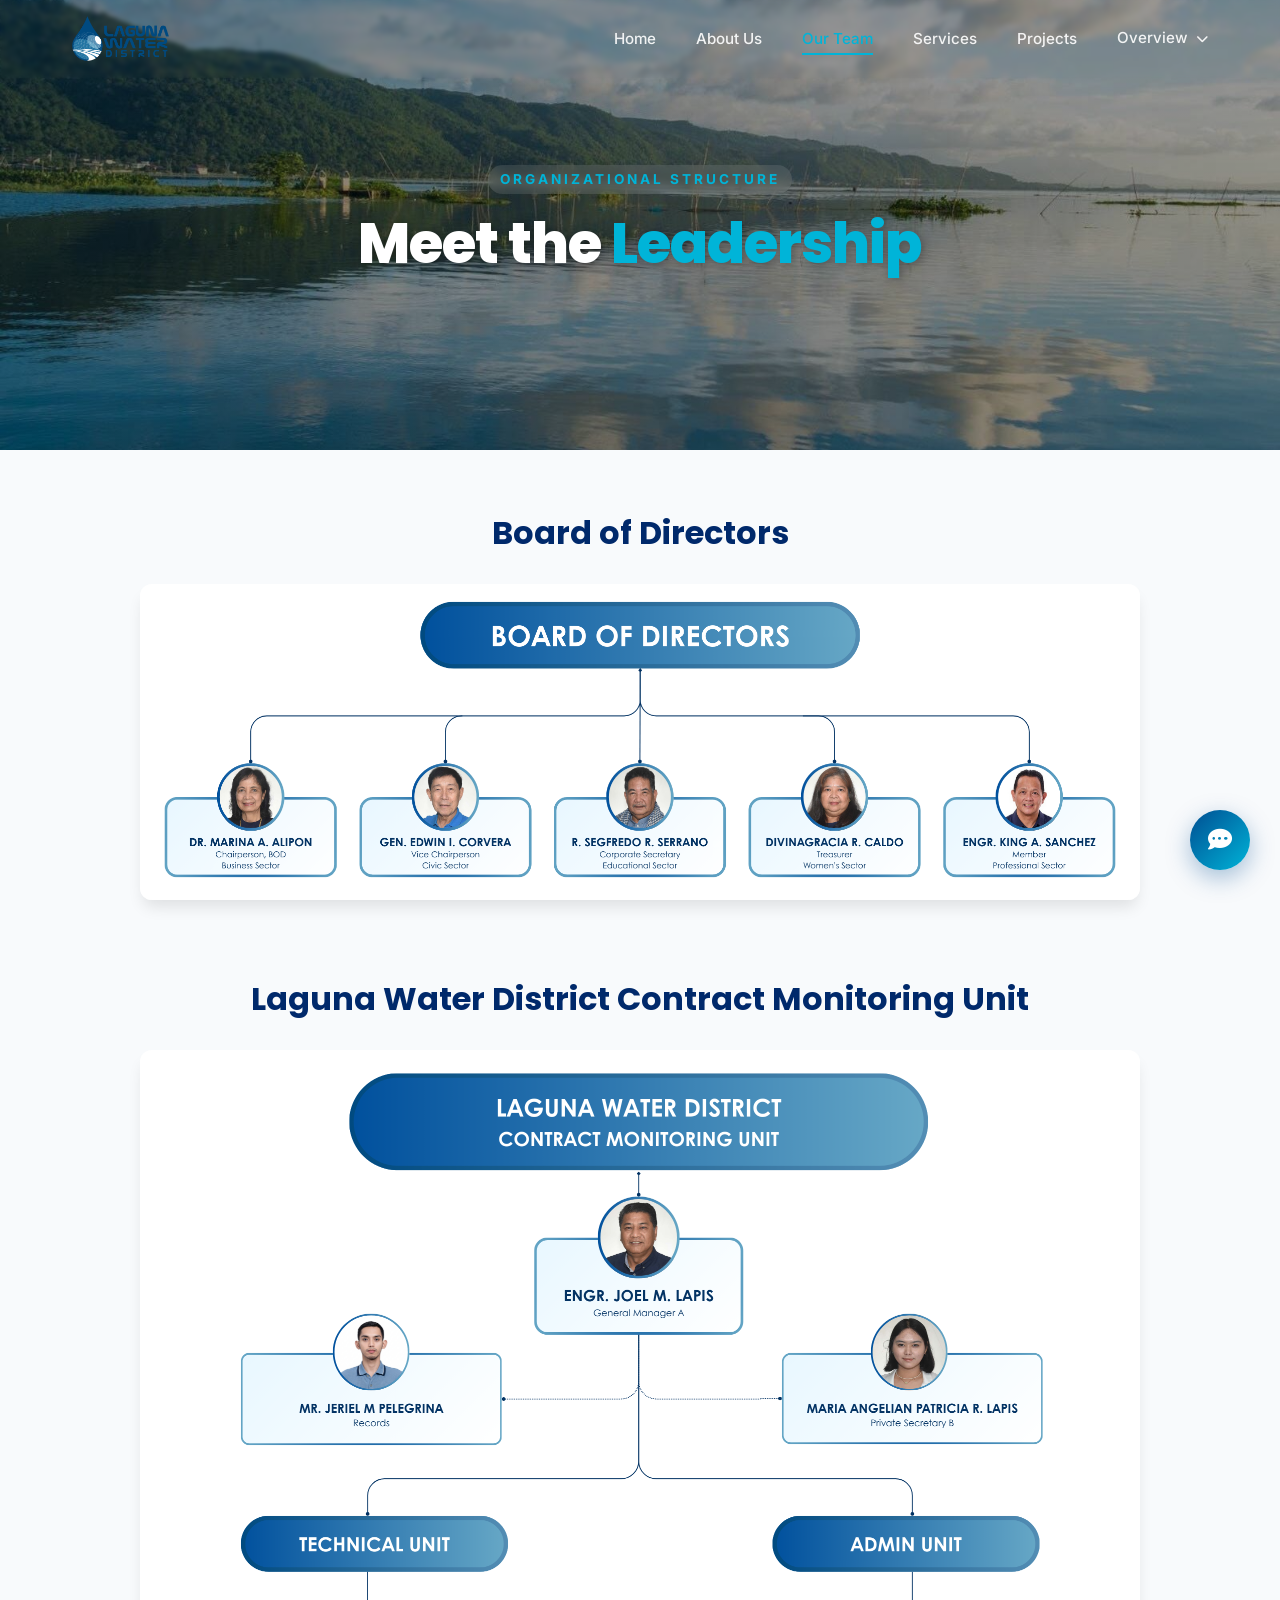
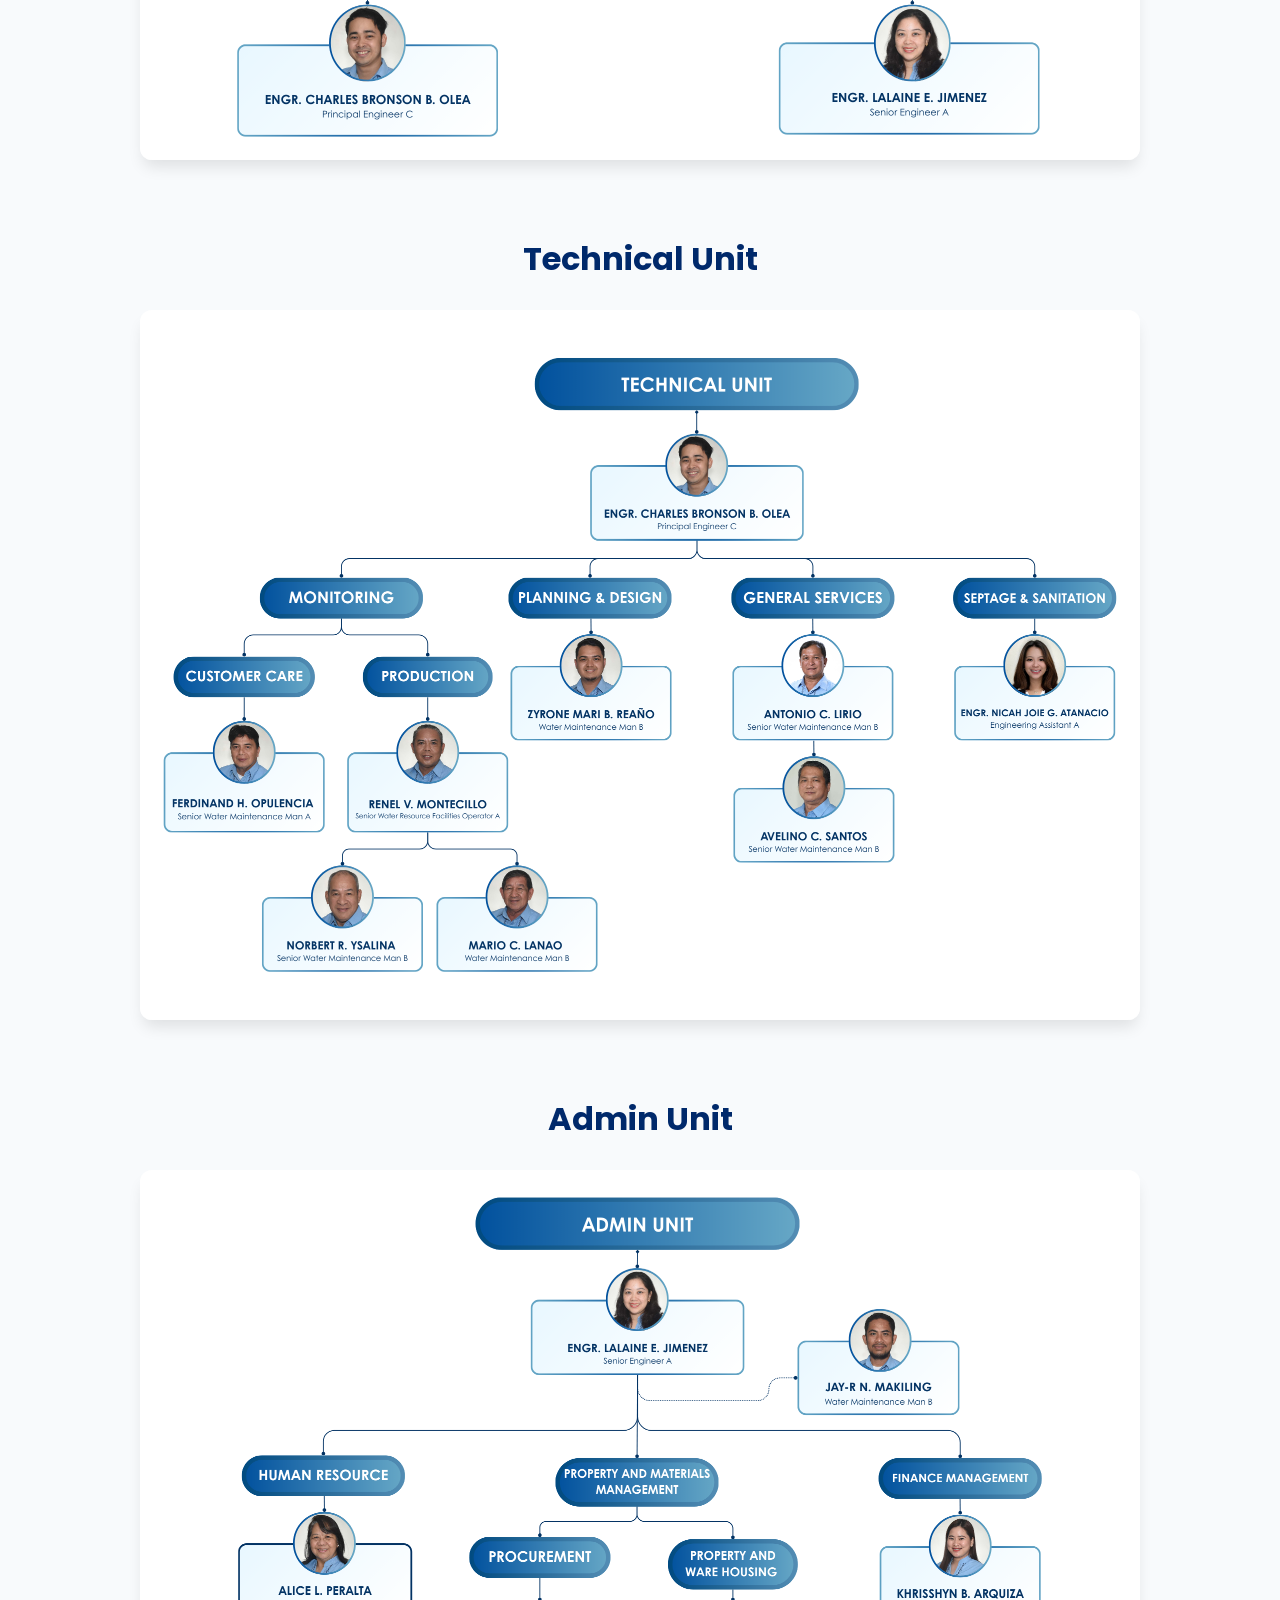
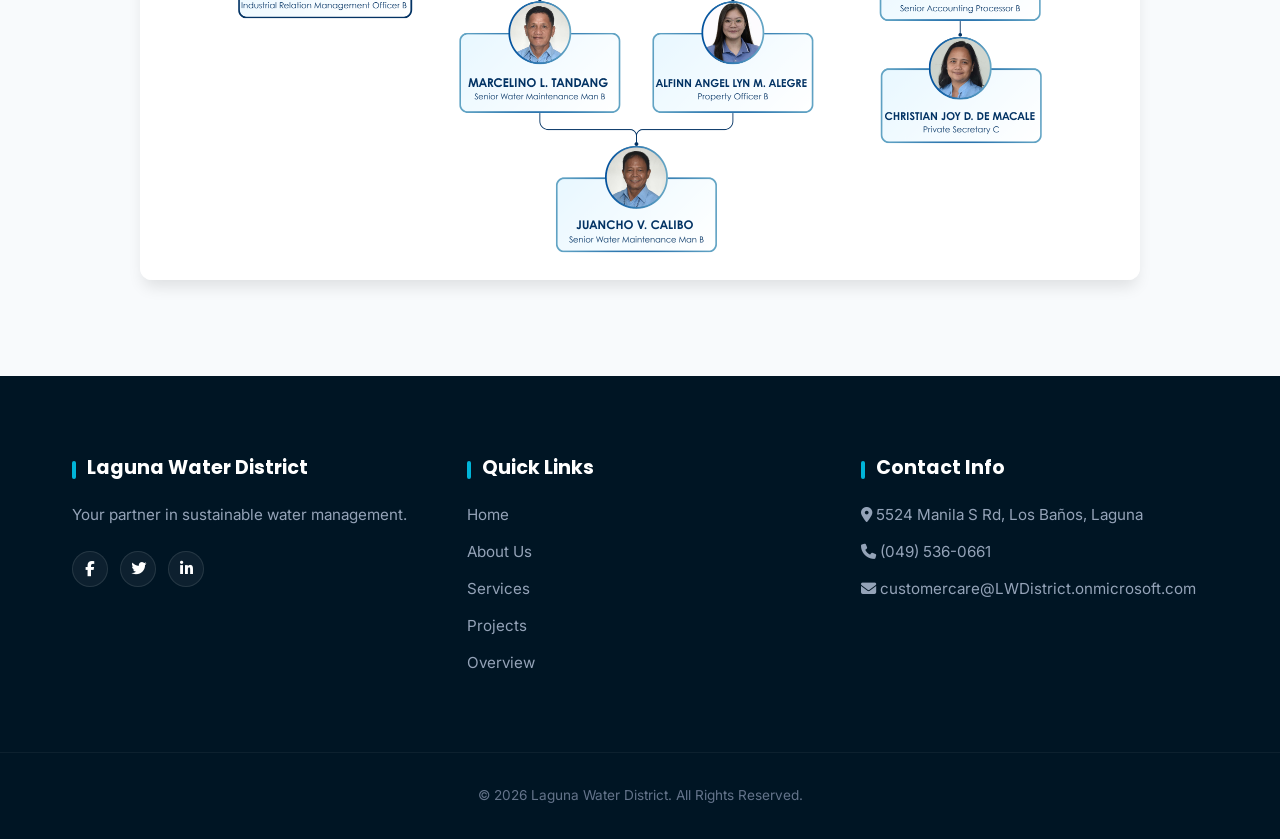
<file: team.html>
<!DOCTYPE html>
<html lang="en">
<head>
    <meta charset="UTF-8">
    <meta name="viewport" content="width=device-width, initial-scale=1.0">
    <title>Our Team - Laguna Water District</title>
    
    <link rel="preconnect" href="https://fonts.googleapis.com">
    <link rel="preconnect" href="https://fonts.gstatic.com" crossorigin>
    <link href="https://fonts.googleapis.com/css2?family=Inter:wght@300;400;500;600&family=Poppins:wght@500;600;700;800&display=swap" rel="stylesheet">
    
    <link rel="stylesheet" href="https://cdnjs.cloudflare.com/ajax/libs/font-awesome/6.4.0/css/all.min.css">
    
    <link rel="stylesheet" href="team.css">
    <link rel="stylesheet" href="chat.css">
    <link rel="icon" type="image/png" href="LWDLOGO.png">
</head>
<body>

    <header>
        <div class="container">
            <a href="index.html" class="logo">
                <img src="LWDLOGO.png" alt="Laguna Water District Logo">
            </a>
            
            <nav>
                <ul class="nav-links">
                    <li><a href="index.html">Home</a></li>
                    <li><a href="about.html">About Us</a></li>
                    <li><a href="team.html" class="active">Our Team</a></li>
                    <li><a href="services.html">Services</a></li>
                    <li><a href="project.html">Projects</a></li>
                    <li class="dropdown">
                        <a href="#" class="dropbtn">Overview <i class="fa-solid fa-chevron-down" style="font-size: 0.8em; margin-left: 4px;"></i></a>
                        <ul class="dropdown-content">
                            <li><a href="overview.html">Citizen's Charter</a></li>
                            <li><a href="resources.html">Certifications & Careers</a></li>
                        </ul>
                    </li>
                </ul>
            </nav>

            <div class="menu-toggle"><i class="fa-solid fa-bars"></i></div>
        </div>
    </header>

    <section class="page-header">
        <div class="hero-content">
            <div class="breadcrumb">Organizational Structure</div>
            <h1>Meet the <span>Leadership</span></h1>
        </div>
    </section>

    <section class="team-section">
        <div class="container">
            
            <div id="board" class="department-block">
                <h2>Board of Directors</h2>
                <div class="department-image">
                    <img src="board of directors.png" alt="Board of Directors Team">
                </div>
            </div>

            <div id="cmu" class="department-block">
                <h2>Laguna Water District Contract Monitoring Unit</h2>
                <div class="department-image">
                    <img src="lwd cmu.png" alt="Contract Monitoring Unit Team">
                </div>
            </div>

            <div id="technical" class="department-block">
                <h2>Technical Unit</h2>
                <div class="department-image">
                    <img src="lwd technical unit.png" alt="Technical Unit Team">
                </div>
            </div>

            <div id="admin" class="department-block">
                <h2>Admin Unit</h2>
                <div class="department-image">
                    <img src="lwd admin unit.png" alt="Admin Unit Team">
                </div>
            </div>

        </div>
    </section>

    <footer>
        <div class="footer-content">
            <div class="footer-col">
                <h4>Laguna Water District</h4>
                <p>Your partner in sustainable water management.</p>
                <div class="socials">
                    <a href="https://www.facebook.com/share/1H6kC1X51S/"><i class="fa-brands fa-facebook-f"></i></a>
                    <a href="https://x.com/"><i class="fa-brands fa-twitter"></i></a>
                    <a href="https://www.linkedin.com/login"><i class="fa-brands fa-linkedin-in"></i></a>
                </div>
            </div>
            <div class="footer-col">
                <h4>Quick Links</h4>
                <a href="index.html">Home</a>
                <a href="about.html">About Us</a>
                <a href="services.html">Services</a>
                <a href="project.html">Projects</a>
                <a href="overview.html">Overview</a>
            </div>
            <div class="footer-col">
                <h4>Contact Info</h4>
                <p><i class="fa-solid fa-location-dot"></i> 5524 Manila S Rd, Los Baños, Laguna</p>
                <p><i class="fa-solid fa-phone"></i> (049) 536-0661</p>
                <p><i class="fa-solid fa-envelope"></i> customercare@LWDistrict.onmicrosoft.com</p>
            </div>
        </div>
        <div class="copyright">
            <p>© 2026 Laguna Water District. All Rights Reserved.</p>
        </div>
    </footer>

    <script src="chat.js"></script>
    <script src="chat-loader.js"></script>
    <script>
        const header = document.querySelector('header');
        const menuToggle = document.querySelector('.menu-toggle');
        const navUl = document.querySelector('nav ul');
        const icon = menuToggle.querySelector('i');

        window.addEventListener('scroll', () => {
            if (window.scrollY > 50) {
                header.classList.add('scrolled');
            } else {
                header.classList.remove('scrolled');
            }
        });

        menuToggle.addEventListener('click', () => {
            navUl.classList.toggle('active');
            if (navUl.classList.contains('active')) {
                icon.classList.remove('fa-bars');
                icon.classList.add('fa-xmark');
                header.style.background = "#fff";
                header.querySelectorAll('a, i').forEach(el => el.style.color = "#00296b");
            } else {
                icon.classList.remove('fa-xmark');
                icon.classList.add('fa-bars');
                if(window.scrollY < 50) {
                    header.style.background = "transparent";
                    header.removeAttribute('style');
                    header.querySelectorAll('a, i').forEach(el => el.style.color = "");
                }
            }
        });

        // Close mobile menu when resizing window to prevent layout bugs
        window.addEventListener('resize', () => {
            if (window.innerWidth > 768 && navUl.classList.contains('active')) {
                navUl.classList.remove('active');
                icon.classList.remove('fa-xmark');
                icon.classList.add('fa-bars');
                if (window.scrollY < 50) {
                    header.style.background = "transparent";
                    header.removeAttribute('style');
                    header.querySelectorAll('a, i').forEach(el => el.style.color = "");
                }
            }
        });
    </script>
</body>

</html>
</file>
<file: index.css>
:root {
    --primary: #00509d;       
    --primary-dark: #00296b;
    --secondary: #001524;     
    --accent: #00b4d8;        
    --text-body: #475569;
    --text-dark: #1e293b; 
    --bg-light: #f8fafc;
    --white: #ffffff;
    
    /* UI Elements */
    --glass: rgba(255, 255, 255, 0.85);
    --glass-border: 1px solid rgba(255, 255, 255, 0.3);
    --shadow-sm: 0 4px 6px -1px rgba(0, 0, 0, 0.1);
    --shadow-md: 0 10px 15px -3px rgba(0, 0, 0, 0.1);
    --shadow-lg: 0 20px 25px -5px rgba(0, 0, 0, 0.1);
    --transition: all 0.3s cubic-bezier(0.4, 0, 0.2, 1);
}

* { box-sizing: border-box; margin: 0; padding: 0; }

body {
    font-family: 'Inter', sans-serif;
    color: var(--text-body);
    background-color: var(--bg-light);
    overflow-x: hidden;
    line-height: 1.6;
}

h1, h2, h3, h4 {
    font-family: 'Poppins', sans-serif;
    color: var(--secondary);
    line-height: 1.2;
}

a { text-decoration: none; color: inherit; transition: var(--transition); }
ul { list-style: none; }
img { display: block; max-width: 100%; }

header {
    position: fixed;
    top: 0;
    width: 100%;
    z-index: 1000;
    padding: 1rem 0;
    transition: var(--transition);
    background: rgba(255, 255, 255, 0); 
    backdrop-filter: blur(2px);
    -webkit-backdrop-filter: blur(12px);
    border-bottom: 1px solid rgba(255, 255, 255, 0);
}

header.scrolled {
    background: var(--white);
    backdrop-filter: none;
    -webkit-backdrop-filter: none;
    border-bottom: none; 
    padding: 0.8rem 0;
    box-shadow: var(--shadow-sm);
}

.container {
    max-width: 1200px;
    margin: 0 auto;
    padding: 0 2rem;
}

header .container {
    display: flex;
    align-items: center;
    justify-content: space-between;
}

.logo img { 
    height: 45px; 
    width: auto; 
}

nav ul { 
    display: flex; 
    gap: 2.5rem; 
    align-items: center;
}

nav a {
    font-weight: 500;
    font-size: 0.95rem;
    color: var(--white); 
    opacity: 0.9;
    position: relative;
    padding: 5px 0;
}

nav a::after {
    content: '';
    position: absolute;
    width: 0;
    height: 2px;
    bottom: -2px;
    left: 0;
    background: #00b4d8;
    transition: var(--transition);
}

nav a:hover::after, nav a.active::after { width: 100%; }
nav a:hover, nav a.active { opacity: 1; color: #00b4d8; }

header.scrolled nav a { color: var(--secondary); }
header.scrolled nav a:hover, header.scrolled nav a.active { color: var(--primary-dark); }

.menu-toggle { display: none; font-size: 1.5rem; cursor: pointer; color: var(--white); }
header.scrolled .menu-toggle { color: var(--secondary); }

/* Added transition for the menu icon to spin smoothly */
.menu-toggle i { transition: transform 0.3s ease; }
.menu-toggle i.fa-xmark { transform: rotate(90deg); }

/* --- DROPDOWN MENU STYLES --- */
.dropdown {
    position: relative;
    display: flex;
    align-items: center;
}

.dropdown-content {
    display: none;
    position: absolute;
    top: 100%;
    left: 0;
    background-color: var(--white);
    min-width: 240px;
    box-shadow: var(--shadow-lg);
    border-radius: 8px;
    padding: 0.5rem 0;
    flex-direction: column;
    gap: 0; 
    z-index: 1001;
}

.dropdown:hover .dropdown-content {
    display: flex;
}

.dropdown-content li {
    width: 100%;
}

.dropdown-content a {
    color: var(--secondary) !important; 
    padding: 12px 20px;
    display: block;
    font-size: 0.9rem;
    opacity: 1;
}

.dropdown-content a::after {
    display: none; 
}

.dropdown-content a:hover {
    background-color: #f8fafc;
    color: var(--primary) !important;
}

.hero {
    position: relative;
    height: 85vh; 
    min-height: 500px;
    display: flex;
    align-items: center;
    justify-content: center; 
    text-align: center;      
    background: linear-gradient(135deg, rgba(0, 21, 36, 0.5) 0%, rgba(0, 0, 0, 0.4) 50%),
                url('lagunalake.jpeg') center/cover;
    color: var(--white);
    margin-top: 0;
    clip-path: polygon(0 0, 100% 0, 100% 85%, 0 100%);
}

.hero-content {
    max-width: 800px;
    animation: fadeInUp 1s ease-out;
    padding: 0 1rem;
    position: relative;
    z-index: 2;
    margin-bottom: 3rem; 
}

.hero-photo-credit {
    font-size: 0.65rem;            
    color: rgba(255, 255, 255, 0.400);
    margin-top: 1.5rem;           
    text-align: center;          
    font-weight: 300;              
}

.hero-photo-credit a {
    color: rgba(255, 255, 255, 0.5);
    text-decoration: none;
}

.hero-photo-credit a:hover {
    color: rgba(255, 255, 255, 0.9);
    text-decoration: underline;
}

@media (max-width: 768px) {
    .hero-photo-credit {
        font-size: 0.6rem;
        margin-top: 1rem;
    }
}

.hero h1 {
    font-size: 3.4rem;
    margin-bottom: 1.5rem;
    letter-spacing: -1px;
    color: var(--white);
    line-height: 1.2;
    text-shadow: 2px 2px 10px rgba(0, 0, 0, 0.3);
}

.hero h1 span {
    color: #00b4d8;
    display: inline-block;
    position: relative;
}

.hero p {
    font-size: 1.15rem;
    margin-bottom: 0;
    opacity: 0.9;
    font-weight: 300;
    max-width: 600px;
    margin-left: auto;
    margin-right: auto;
}

.services { padding: 6rem 0; text-align: center; }

.section-header { margin-bottom: 4rem; padding: 0 1rem; }
.section-header h2 { font-size: 2.5rem; color: var(--secondary); margin-bottom: 1rem; }
.section-header p { color: var(--text-body); max-width: 600px; margin: 0 auto; }

.grid {
    display: grid;
    grid-template-columns: repeat(4, 1fr); /* Forces exactly 4 columns on one line */
    gap: 2rem;
    max-width: 1200px;
    margin: 0 auto;
    padding: 0 2rem;
}

.card {
    background: var(--white);
    padding: 3rem 2rem;
    border-radius: 12px;
    box-shadow: var(--shadow-sm);
    transition: var(--transition);
    border: 1px solid rgba(0,0,0,0.05);
    position: relative;
    text-align: left;
    height: 100%;
}

.card:hover {
    transform: translateY(-5px);
    box-shadow: var(--shadow-lg);
    border-color: rgba(0, 180, 216, 0.2);
}

.icon-box {
    width: 60px;
    height: 60px;
    background: rgba(0, 80, 157, 0.05);
    border-radius: 10px;
    display: flex;
    align-items: center;
    justify-content: center;
    font-size: 1.5rem;
    color: #00b4d8;
    margin-bottom: 1.5rem;
    transition: var(--transition);
}

.card:hover .icon-box { background: #00b4d8; color: var(--white); }

.card h3 { font-size: 1.35rem; margin-bottom: 0.75rem; color: var(--secondary); font-weight: 600; }
.card p { color: var(--text-body); font-size: 0.95rem; line-height: 1.6; }

/* =========================================
   4. PARTNERSHIP SECTION
   ========================================= */
.partnership-section { padding: 6rem 0; background-color: var(--white); }
.partnership-header { text-align: center; max-width: 800px; margin: 0 auto 4rem; }
.partnership-grid { display: grid; grid-template-columns: repeat(2, 1fr); gap: 2.5rem; }

.partner-card {
    padding: 3rem;
    border-radius: 12px;
    background: #ffffff;
    border: 1px solid rgba(0,0,0,0.05);
    box-shadow: var(--shadow-sm);
    position: relative;
    transition: var(--transition);
}

.partner-card:hover { transform: translateY(-8px); box-shadow: var(--shadow-lg); }

.partner-badge {
    position: absolute;
    top: 20px; right: 20px;
    background: rgba(0, 80, 157, 0.1); 
    color: #00b4d8;
    padding: 6px 16px;
    border-radius: 30px;
    font-size: 0.75rem;
    font-weight: 700;
}

.partner-icon {
    width: 60px; height: 60px;
    background: rgba(0, 180, 216, 0.1);
    border-radius: 12px;
    display: flex; align-items: center; justify-content: center;
    font-size: 1.8rem; color: #00b4d8;
    margin-bottom: 1.5rem;
}

.partner-sub {
    color: #64748b;
    font-size: 0.9rem;
    margin-bottom: 1.5rem;
    font-weight: 500;
}

.partner-list { 
    border-top: 1px solid #f1f5f9; 
    padding-top: 1.5rem; 
}

.partner-list li { 
    margin-bottom: 1rem; 
    display: flex; 
    gap: 12px; 
    font-size: 0.95rem; 
    align-items: flex-start;
    line-height: 1.5;
}

.partner-list i { 
    color: var(--accent); 
    margin-top: 4px;
    flex-shrink: 0;
}

footer {
    background: var(--secondary);
    color: var(--white);
    padding: 5rem 0 2rem;
    margin-top: 4rem;
}

.footer-content {
    max-width: 1200px;
    margin: 0 auto;
    padding: 0 2rem;
    display: grid;
    grid-template-columns: repeat(auto-fit, minmax(250px, 1fr));
    gap: 3rem;
    margin-bottom: 4rem;
}

.footer-col h4 {
    color: var(--white);
    margin-bottom: 1.5rem;
    font-size: 1.2rem;
    position: relative;
    padding-left: 15px;
}

.footer-col h4::before {
    content: '';
    position: absolute;
    left: 0;
    top: 5px;
    height: 18px;
    width: 4px;
    background: var(--accent);
    border-radius: 2px;
}

.footer-col a, .footer-col p {
    color: #94a3b8;
    display: block;
    margin-bottom: 0.8rem;
    font-size: 0.95rem;
    transition: var(--transition);
}

.footer-col a:hover { color: var(--accent); transform: translateX(5px); }

.socials { display: flex; gap: 12px; margin-top: 1.5rem; }

.socials a {
    width: 36px;
    height: 36px;
    background: rgba(255,255,255,0.05);
    display: flex;
    align-items: center;
    justify-content: center;
    border-radius: 50%;
    color: var(--white);
    border: 1px solid rgba(255,255,255,0.1);
}

.socials a:hover {
    background: var(--accent);
    border-color: var(--accent);
    color: var(--secondary);
    transform: translateY(-3px);
}

.copyright {
    text-align: center;
    padding-top: 2rem;
    border-top: 1px solid rgba(255,255,255,0.05);
    color: #64748b;
    font-size: 0.85rem;
}

@keyframes fadeInUp {
    from { opacity: 0; transform: translateY(20px); }
    to { opacity: 1; transform: translateY(0); }
}

@media (max-width: 768px) {
    .menu-toggle { display: block; }
    
    /* Target only the main nav-links list to prevent hiding the dropdown */
    nav > ul.nav-links {
        display: flex;
        position: absolute;
        top: 100%;
        left: 0;
        width: 100%;
        background: var(--white);
        flex-direction: column;
        align-items: stretch; /* Forces children to take up full width */
        padding: 0;
        gap: 0;
        box-shadow: var(--shadow-md);
        border-top: 1px solid #eee;
        
        /* Animation properties */
        clip-path: polygon(0 0, 100% 0, 100% 0, 0 0);
        visibility: hidden;
        transition: clip-path 0.3s ease-in-out, visibility 0.3s;
    }

    nav li {
        width: 100%; 
    }

    /* Target only the main nav-links list when active */
    nav > ul.nav-links.active { 
        clip-path: polygon(0 0, 100% 0, 100% 100%, 0 100%);
        visibility: visible;
    }
    
    nav a { 
        color: var(--secondary); 
        padding: 1rem 2rem;
        display: block;
        width: 100%;
        text-align: center; 
    }
    
    nav a:hover { background: #f1f5f9; color: var(--primary-dark); }
    nav a::after { display: none; }
    
    nav a.active {
        color: var(--primary);
        background: rgba(0, 80, 157, 0.05); 
        font-weight: 700;
        border-left: 4px solid var(--primary); 
    }
    
    /* --------------------------------------
       Mobile Flatten Menu Fixes 
       -------------------------------------- */
    /* 1. Hide the "Overview" button on mobile */
    .dropdown > a.dropbtn {
        display: none; 
    }
    
    /* 2. Remove flex row formatting from the li container */
    .dropdown {
        width: 100%;
        display: block; 
    }
    
    /* 3. Extract the dropdown content so it flows normally */
    .dropdown-content {
        display: flex;
        flex-direction: column;
        position: static; /* removes absolute positioning */
        box-shadow: none;
        background-color: transparent; /* Match the main mobile background */
        width: 100%;
        border-radius: 0;
        padding: 0;
        visibility: visible;
        clip-path: none;
    }
    
    /* 4. Match the styling of the new links to the rest of the mobile menu */
    .dropdown-content a {
        padding: 1rem 2rem; 
        font-size: 0.95rem;
        text-align: center;
    }
    
    .hero h1 { font-size: 2.5rem; }
    .hero { clip-path: none; height: auto; padding: 8rem 0 4rem; }
    .hero-content { padding: 0 1.5rem; text-align: center; }
    
    /* Updated Mobile Grid */
    .grid { 
        grid-template-columns: 1fr; /* Forces exactly 1 column on mobile screens */
        padding: 0 1rem; 
        gap: 1.5rem; /* Slightly smaller gap for mobile */
    }

    /* Mobile adjustments for Partnership Section */
    .partnership-section { 
        padding: 4rem 0; 
    }

    .partnership-grid { 
        grid-template-columns: 1fr; 
        gap: 1.5rem; 
    }

    .partner-card {
        padding: 2.5rem 1.5rem 1.5rem; 
    }

    .partner-badge {
        top: 15px; 
        right: 15px;
        font-size: 0.7rem;
        padding: 4px 12px;
    }

    .partner-icon {
        width: 50px; 
        height: 50px;
        font-size: 1.4rem;
        margin-bottom: 1rem;
    }

    .partner-card h3 {
        font-size: 1.25rem;
    }

    .partner-sub {
        font-size: 0.85rem;
        margin-bottom: 1.25rem;
    }

    .partner-list {
        padding-top: 1.25rem;
    }

    .partner-list li {
        font-size: 0.9rem;
        gap: 10px;
        margin-bottom: 0.85rem;
    }

}
</file>
<file: chat.css>
/* =========================================
   LWD MODERN CHATBOT STYLES - FIXED & CLEANED
   ========================================= */

:root {
    --chat-width: 380px;
    --chat-height: 550px;
    --chat-bg: rgba(255, 255, 255, 0.98);
    --bot-msg-bg: #f1f5f9;
    --user-msg-bg: #004e92; 
    --user-msg-text: #ffffff;
    --primary-blue: #004e92;
    --secondary-blue: #000428;
}

/* --- Floating Chat Bubble --- */
#chat-bubble {
    position: fixed;
    bottom: 30px;
    right: 30px;
    width: 60px;
    height: 60px;
    background: linear-gradient(135deg, var(--primary-blue), #00b4d8);
    border-radius: 50%;
    box-shadow: 0 8px 24px rgba(0, 78, 146, 0.35);
    cursor: pointer;
    display: flex;
    align-items: center;
    justify-content: center;
    z-index: 9999;
    transition: transform 0.3s cubic-bezier(0.175, 0.885, 0.32, 1.27);
}

#chat-bubble:hover { transform: scale(1.1); }

.bubble-icon-bg { font-size: 24px; color: white; }

.pulse-ring {
    position: absolute;
    width: 100%;
    height: 100%;
    border-radius: 50%;
    border: 2px solid #037b9c;
    opacity: 0;
    animation: pulse 2s infinite;
}

/* --- Chat Window --- */
#chat-window {
    position: fixed;
    bottom: 100px;
    right: 30px;
    width: var(--chat-width);
    height: var(--chat-height);
    background: var(--chat-bg);
    backdrop-filter: blur(12px);
    border: 1px solid rgba(0, 0, 0, 0.1);
    border-radius: 20px;
    box-shadow: 0 20px 50px rgba(0, 0, 0, 0.15);
    display: none; /* Controlled by .active class */
    flex-direction: column;
    overflow: hidden;
    z-index: 9998;
    animation: fadeIn 0.3s ease;
}

#chat-window.active {
    display: flex;
}

/* --- Header --- */
.chat-header {
    padding: 15px 20px;
    background: linear-gradient(to right, #00b4d8, var(--secondary-blue));
    color: white;
    display: flex;
    justify-content: space-between;
    align-items: center;
}

.header-content { display: flex; align-items: center; gap: 10px; }

.bot-avatar {
    position: relative;
    width: 35px;
    height: 35px;
    background: white;
    border-radius: 50%;
    padding: 2px;
}

.bot-avatar img { width: 100%; height: 100%; object-fit: contain; border-radius: 50%; }

.online-indicator {
    position: absolute;
    bottom: 0;
    right: 0;
    width: 10px;
    height: 10px;
    background: #10b981;
    border: 2px solid white;
    border-radius: 50%;
}

.bot-info .bot-name { font-weight: 600; font-size: 0.95rem; display: block; }
.bot-info .bot-status { font-size: 0.7rem; opacity: 0.8; display: block; }

.header-actions button {
    background: none;
    border: none;
    color: white;
    cursor: pointer;
    font-size: 1.1rem;
    margin-left: 8px;
    opacity: 0.7;
}
.header-actions button:hover { opacity: 1; }

/* --- Chat Body --- */
.chat-body {
    flex: 1;
    padding: 20px;
    overflow-y: auto;
    display: flex;
    flex-direction: column; /* This ensures vertical stacking */
    gap: 12px;
    scrollbar-width: thin;
}

/* --- MESSAGE WRAPPING FIX --- */
.msg {
    max-width: 85%;            /* Prevents bubble from being too wide */
    padding: 12px 16px;
    border-radius: 18px;
    font-size: 0.9rem;
    line-height: 1.5;
    position: relative;
    
    /* THE FIX FOR VERTICAL WRAPPING */
    word-wrap: break-word;      /* Legacy support */
    overflow-wrap: break-word;  /* Standard modern support */
    white-space: normal;        /* Allows text to wrap onto new lines */
    display: block;             /* Ensures it sits on its own vertical block */
}

.msg.bot {
    align-self: flex-start;
    background: var(--bot-msg-bg);
    color: #1e293b;
    border-bottom-left-radius: 4px;
}

.msg.user {
    align-self: flex-end;
    background: var(--user-msg-bg);
    color: var(--user-msg-text);
    border-bottom-right-radius: 4px;
}

/* --- Suggestions --- */
.suggestions {
    display: flex;
    flex-wrap: wrap;
    gap: 6px;
    margin-top: 5px;
    align-self: flex-start;
}

.suggestions button {
    background: white;
    border: 1px solid var(--primary-blue);
    color: var(--primary-blue);
    padding: 6px 12px;
    border-radius: 20px;
    font-size: 0.8rem;
    cursor: pointer;
    transition: 0.2s;
}

.suggestions button:hover {
    background: var(--primary-blue);
    color: white;
}

/* --- Footer --- */
.chat-footer {
    padding: 15px;
    background: white;
    border-top: 1px solid #eee;
}

.input-container {
    display: flex;
    align-items: center;
    background: #f8fafc;
    border: 1px solid #e2e8f0;
    border-radius: 25px;
    padding: 5px 5px 5px 15px;
}

#chat-input {
    flex: 1;
    border: none;
    background: transparent;
    outline: none;
    padding: 8px 0;
    font-size: 0.9rem;
}

.send-btn {
    width: 35px;
    height: 35px;
    background: var(--primary-blue);
    color: white;
    border: none;
    border-radius: 50%;
    cursor: pointer;
}

.typing {
    font-size: 0.75rem;
    color: #94a3b8;
    margin-bottom: 5px;
    font-style: italic;
}

/* --- Animations --- */
@keyframes fadeIn {
    from { opacity: 0; transform: translateY(10px); }
    to { opacity: 1; transform: translateY(0); }
}

@keyframes pulse {
    0% { transform: scale(1); opacity: 0.6; }
    100% { transform: scale(1.6); opacity: 0; }
}

/* Responsive */
@media (max-width: 480px) {
    #chat-window {
        width: 70%;          /* Don't take up full width */
        height: 50vh;        /* Take up 70% of screen height */
        bottom: 90px;        /* Stay above the bubble */
        right: 5%;           /* Center it slightly */
        border-radius: 20px; /* Keep the rounded corners */
        box-shadow: 0 10px 30px rgba(0, 0, 0, 0.2);
    }
}
.quick-actions {
    display: flex;
    flex-wrap: wrap;
    gap: 8px;
    margin-top: 10px;
}

.quick-actions button {
    background: #ffffff;
    color: #0056b3;
    border: 1px solid #0056b3;
    padding: 6px 12px;
    border-radius: 15px;
    font-size: 0.85rem;
    cursor: pointer;
    transition: all 0.2s ease;
}

.quick-actions button:hover {
    background: #0056b3;
    color: white;
}
.suggestions button {
    border: 1px solid #ddd;
    background-color: #f9f9f9;
    border-radius: 8px;
    transition: background 0.3s;
}

.suggestions button:hover {
    background-color: #e3f2fd;
    border-color: #2196f3;
}
</file>
<file: about.css>
/* =========================================
   1. VARIABLES & GLOBAL RESETS
   ========================================= */
:root {
    --primary: #00509d;       
    --primary-dark: #00296b;
    --secondary: #001524;     
    --accent: #00b4d8;        
    --text-body: #475569;
    --text-dark: #1e293b;
    --text-light: #64748b;
    --white: #ffffff;
    
    --glass: rgba(255, 255, 255, 0.85);
    --shadow-sm: 0 4px 6px -1px rgba(0, 0, 0, 0.1);
    --shadow-md: 0 10px 15px -3px rgba(0, 0, 0, 0.1);
    --shadow-lg: 0 20px 25px -5px rgba(0, 0, 0, 0.1);
    --transition: all 0.3s cubic-bezier(0.4, 0, 0.2, 1);
}

* { box-sizing: border-box; margin: 0; padding: 0; }

body {
    font-family: 'Inter', sans-serif;
    color: var(--text-body);
    background-color: #f8fafc;
    overflow-x: hidden;
    line-height: 1.6;
}

h1, h2, h3, h4 {
    font-family: 'Poppins', sans-serif;
    color: var(--secondary);
    line-height: 1.2;
}

a { text-decoration: none; color: inherit; transition: var(--transition); }
ul { list-style: none; }
img { display: block; max-width: 100%; }

/* =========================================
   2. HEADER & NAV
   ========================================= */
header {
    position: fixed;
    top: 0;
    width: 100%;
    z-index: 1000;
    padding: 1rem 0;
    transition: var(--transition);
    
    /* NEW: Glass blur and border applied at the top */
    background: rgba(255, 255, 255, 0); 
    backdrop-filter: blur(2px);
    -webkit-backdrop-filter: blur(12px); /* Safari support */
    border-bottom: 1px solid rgba(255, 255, 255, 0);
}

header.scrolled {
    /* NEW: Solid white background with no blur/border on scroll */
    background: var(--white);
    backdrop-filter: none;
    -webkit-backdrop-filter: none;
    border-bottom: none; 
    padding: 0.8rem 0;
    box-shadow: var(--shadow-sm);
}

.container {
    max-width: 1200px;
    margin: 0 auto;
    padding: 0 2rem;
}

header .container {
    display: flex;
    align-items: center;
    justify-content: space-between;
}

.logo img { height: 45px; width: auto; }

nav ul { display: flex; gap: 2.5rem; align-items: center; }
nav a {
    font-weight: 500;
    font-size: 0.95rem;
    color: var(--white);
    opacity: 0.9;
    position: relative;
    padding: 5px 0;
}

nav a::after {
    content: '';
    position: absolute;
    width: 0;
    height: 2px;
    bottom: -2px;
    left: 0;
    background: #00b4d8;
    transition: var(--transition);
}

nav a:hover::after, nav a.active::after { width: 100%; }
nav a:hover, nav a.active { opacity: 1; color: #00b4d8; }

header.scrolled nav a { color: var(--secondary); }
header.scrolled nav a:hover, header.scrolled nav a.active { color: var(--primary-dark); }

.menu-toggle { display: none; font-size: 1.5rem; cursor: pointer; color: var(--white); }
header.scrolled .menu-toggle { color: var(--secondary); }

/* --- DROPDOWN MENU STYLES --- */
.dropdown {
    position: relative;
    display: flex;
    align-items: center;
}

.dropdown-content {
    display: none;
    position: absolute;
    top: 100%;
    left: 0;
    background-color: var(--white);
    min-width: 240px;
    box-shadow: var(--shadow-lg);
    border-radius: 8px;
    padding: 0.5rem 0;
    flex-direction: column;
    gap: 0; 
    z-index: 1001;
}

.dropdown:hover .dropdown-content {
    display: flex;
}

.dropdown-content li {
    width: 100%;
}

.dropdown-content a {
    color: var(--secondary) !important; 
    padding: 12px 20px;
    display: block;
    font-size: 0.9rem;
    opacity: 1;
}

.dropdown-content a::after {
    display: none; 
}

.dropdown-content a:hover {
    background-color: #f8fafc;
    color: var(--primary) !important;
}

/* =========================================
   3. PAGE HERO
   ========================================= */
.page-header {
    background: linear-gradient(135deg, rgba(0, 21, 36, 0.5) 0%, rgba(1, 1, 1, 0.4) 50%),
                url('lagunalake.jpeg') center/cover;
    height: 50vh;
    min-height: 400px;
    display: flex;
    align-items: center;
    justify-content: center;
    text-align: center;
    position: relative;
    color: var(--white);
}

.page-header h1 { 
    font-size: 3.5rem; 
    color: var(--white); 
    text-shadow: 2px 2px 10px rgba(0, 0, 0, 0.3);
}
.page-header h1 span { color: #48cae4; }

.breadcrumb { 
    color: var(--accent);
    font-size: 0.85rem;
    text-transform: uppercase;
    letter-spacing: 3px;
    font-weight: 700;
    margin-bottom: 1rem;
    display: inline-block;
    padding: 4px 12px;
    background: rgba(255,255,255,0.1);
    border-radius: 20px;
    backdrop-filter: blur(5px);
}

/* =========================================
   5. HISTORY & MISSION/VISION
   ========================================= */
.history-section { 
    padding: 6rem 0; 
    background: #f8fafc; 
}

.history-header {
    text-align: center;
    margin-bottom: 3rem;
}

.history-header h2 {
    font-size: 2.2rem;
    color: var(--secondary);
}

.title-line-center {
    width: 60px; 
    height: 4px; 
    background: var(--accent); 
    margin: 12px auto 0;
    border-radius: 2px;
}

/* Side-by-Side Layout */
.history-split {
    display: grid;
    grid-template-columns: 1.3fr 1fr; /* PDF gets a bit more width to remain readable */
    gap: 3rem;
    align-items: stretch; /* Forces both columns to be the exact same height */
}

.pdf-container {
    width: 100%;
    background: var(--white);
    border-radius: 16px;
    box-shadow: var(--shadow-lg);
    overflow: hidden; 
    border: 1px solid rgba(0,0,0,0.05);
}

.pdf-container iframe {
    width: 100%;
    height: 600px; /* Fixed height for a clean block look */
    border: none;
    display: block;
}

.history-image {
    width: 100%;
    height: 100%;
}

.history-image img { 
    width: 100%;
    height: 100%;
    max-height: 600px; /* Matches the iframe perfectly */
    object-fit: cover; /* Crops the image gracefully if dimensions don't perfectly match */
    border-radius: 16px; 
    box-shadow: var(--shadow-lg); 
    transition: var(--transition);
}

.history-image img:hover {
    transform: scale(1.02);
}

/* Mission/Vision Styles */
.mv-section { padding: 6rem 0; background: var(--white); }
.mv-grid { display: grid; grid-template-columns: repeat(auto-fit, minmax(300px, 1fr)); gap: 2rem; }
.mv-card { padding: 3rem; border-radius: 16px; text-align: center; border: 1px solid rgba(0,0,0,0.05); box-shadow: var(--shadow-sm); transition: var(--transition); }
.mv-card:hover { transform: translateY(-5px); box-shadow: var(--shadow-md); }
.mv-icon { font-size: 2.5rem; color: var(--accent); margin-bottom: 1.5rem; background: rgba(0, 180, 216, 0.05); width: 80px; height: 80px; border-radius: 50%; display: flex; align-items: center; justify-content: center; margin: 0 auto 1.5rem; }


/* =========================================
   6. COMBINED VALUES & SERVICE
   ========================================= */
.combined-info-section { padding: 6rem 0; background: #f8fafc; }
.combined-grid { display: grid; grid-template-columns: 1fr 1fr; gap: 5rem; align-items: start; }

.section-title-left h2 { font-size: 2rem; color: var(--secondary); margin-bottom: 0.5rem; }
.title-line { width: 50px; height: 4px; background: var(--accent); margin-bottom: 2.5rem; border-radius: 2px; }

/* Values Styles */
.values-compact-list { display: flex; flex-direction: column; gap: 1rem; }
.value-row {
    display: flex; align-items: center; gap: 1.5rem;
    background: var(--white); padding: 1rem 1.5rem;
    border-radius: 12px; box-shadow: var(--shadow-sm);
    transition: var(--transition); border-left: 4px solid #00b4d8;
}
.value-row:hover { transform: translateX(10px); border-left-color: var(--accent); }
.value-letter { font-size: 1.8rem; font-weight: 800; color: #00b4d8; }

/* Service Styles */
.service-intro { margin-bottom: 2rem; color: var(--text-light); }
.scope-grid { display: grid; grid-template-columns: repeat(2, 1fr); gap: 1rem; }
.scope-tag {
    background: var(--white); padding: 1rem; border-radius: 10px;
    font-weight: 600; color: var(--secondary);
    box-shadow: var(--shadow-sm); display: flex; align-items: center; gap: 10px;
}
.scope-tag:hover { border: 1px solid var(--accent); color: var(--primary); transform: translateY(-3px); }

/* =========================================
   7. FOOTER
   ========================================= */
footer {
    background: var(--secondary);
    color: var(--white);
    padding: 5rem 0 2rem;
    margin-top: 4rem;
}

.footer-content {
    max-width: 1200px;
    margin: 0 auto;
    padding: 0 2rem;
    display: grid;
    grid-template-columns: repeat(auto-fit, minmax(250px, 1fr));
    gap: 3rem;
    margin-bottom: 4rem;
}

.footer-col h4 {
    color: var(--white);
    margin-bottom: 1.5rem;
    font-size: 1.2rem;
    position: relative;
    padding-left: 15px;
}

.footer-col h4::before {
    content: '';
    position: absolute;
    left: 0;
    top: 5px;
    height: 18px;
    width: 4px;
    background: var(--accent);
    border-radius: 2px;
}

.footer-col a, .footer-col p {
    color: #94a3b8;
    display: block;
    margin-bottom: 0.8rem;
    font-size: 0.95rem;
    transition: var(--transition);
}

.footer-col a:hover { color: var(--accent); transform: translateX(5px); }

.socials { display: flex; gap: 12px; margin-top: 1.5rem; }

.socials a {
    width: 36px;
    height: 36px;
    background: rgba(255,255,255,0.05);
    display: flex;
    align-items: center;
    justify-content: center;
    border-radius: 50%;
    color: var(--white);
    border: 1px solid rgba(255,255,255,0.1);
    margin-bottom: 0;
}

.socials a:hover {
    background: var(--accent);
    border-color: var(--accent);
    color: var(--secondary);
    transform: translateY(-3px);
}

.copyright {
    text-align: center;
    padding-top: 2rem;
    border-top: 1px solid rgba(255,255,255,0.05);
    color: #64748b;
    font-size: 0.85rem;
}

/* =========================================
   8. RESPONSIVE / MOBILE STYLES
   ========================================= */
@media (max-width: 768px) {
    .menu-toggle { display: block; z-index: 1001; }
    
    /* Smoother Mobile Nav Animation */
    nav > ul.nav-links {
        display: flex;
        position: absolute;
        top: 100%;
        left: 0;
        width: 100%;
        background: var(--white);
        flex-direction: column;
        align-items: stretch; /* Forces children to take up full width */
        padding: 0;
        gap: 0;
        box-shadow: var(--shadow-md);
        border-top: 1px solid #eee;
        
        /* Animation properties */
        clip-path: polygon(0 0, 100% 0, 100% 0, 0 0);
        visibility: hidden;
        transition: clip-path 0.3s ease-in-out, visibility 0.3s;
    }

    nav li {
        width: 100%; /* Ensures the list item spans edge-to-edge */
    }
    
    nav > ul.nav-links.active { 
        clip-path: polygon(0 0, 100% 0, 100% 100%, 0 100%);
        visibility: visible;
    }
    
    nav a { 
        color: var(--secondary) !important; 
        padding: 1.2rem 2rem;
        display: block;
        width: 100%;
        text-align: center; /* Centers the text inside the full-width link */
        border-bottom: 1px solid #f8fafc;
    }
    
    nav a:hover { 
        background: #f1f5f9; 
        color: var(--primary-dark) !important; 
    }
    
    nav a::after { display: none; }

    /* NEW: Highlighting the active page in mobile view */
    nav a.active {
        color: var(--primary) !important;
        background: rgba(0, 80, 157, 0.05); 
        font-weight: 700;
        border-left: 4px solid var(--primary); 
    }

    /* --------------------------------------
       Mobile Flatten Menu Fixes 
       -------------------------------------- */
    .dropdown > a.dropbtn {
        display: none; 
    }
    
    .dropdown {
        width: 100%;
        display: block; 
    }
    
    .dropdown-content {
        display: flex;
        flex-direction: column;
        position: static; 
        box-shadow: none;
        background-color: transparent; 
        width: 100%;
        border-radius: 0;
        padding: 0;
        visibility: visible;
        clip-path: none;
    }
    
    .dropdown-content a {
        padding: 1.2rem 2rem; 
        font-size: 0.95rem;
        text-align: center;
        border-bottom: 1px solid #f8fafc;
    }
    
    /* Class toggled by JS for a clean solid background */
    header.menu-open {
        background: var(--white);
        box-shadow: var(--shadow-sm);
    }
    header.menu-open .menu-toggle i {
        color: var(--primary-dark);
    }
    
    /* Hero Adjustments */
    .page-header h1 { font-size: 2.2rem; }
    .page-header { height: auto; padding: 7rem 1.5rem 4rem; }
    
    /* Unified Grid Resets & Gap Reductions */
    .combined-grid, .scope-grid, .partnership-grid, .mv-grid, .history-split { 
        grid-template-columns: 1fr; 
        gap: 2rem; 
    }

    .history-image img {
        min-height: 300px; /* Smaller image on mobile */
        max-height: 400px;
    }

    .pdf-container iframe {
        height: 500px; /* Slightly shorter PDF on mobile */
    }
    
    /* Unified Section Padding */
    .partnership-section, .mv-section, .combined-info-section, .history-section { 
        padding: 4rem 0; 
    }

    .partner-card, .mv-card {
        padding: 2rem 1.5rem;
    }
}
</file>
<file: overview.css>
/* =========================================
   1. VARIABLES & GLOBAL RESETS
   ========================================= */
:root {
    --primary: #00509d;       
    --primary-dark: #00296b;
    --secondary: #001524;     
    --accent: #00b4d8;        
    --text-body: #475569;
    --white: #ffffff;
    
    --glass: rgba(255, 255, 255, 0.85);
    --shadow-sm: 0 4px 6px -1px rgba(0, 0, 0, 0.1);
    --shadow-md: 0 10px 15px -3px rgba(0, 0, 0, 0.1);
    --shadow-lg: 0 20px 25px -5px rgba(0, 0, 0, 0.1);
    --transition: all 0.3s cubic-bezier(0.4, 0, 0.2, 1);
}

* { box-sizing: border-box; margin: 0; padding: 0; }

body {
    font-family: 'Inter', sans-serif;
    color: var(--text-body);
    background-color: #f8fafc;
    overflow-x: hidden;
    line-height: 1.6;
}

h1, h2, h3, h4 {
    font-family: 'Poppins', sans-serif;
    color: var(--secondary);
    line-height: 1.2;
}

a { text-decoration: none; color: inherit; transition: var(--transition); }
ul { list-style: none; }
img { display: block; max-width: 100%; }

/* =========================================
   2. HEADER & NAV
   ========================================= */
header {
    position: fixed;
    top: 0;
    width: 100%;
    z-index: 1000;
    padding: 1rem 0;
    transition: var(--transition);
    
    background: rgba(255, 255, 255, 0); 
    backdrop-filter: blur(2px);
    -webkit-backdrop-filter: blur(12px); 
    border-bottom: 1px solid rgba(255, 255, 255, 0);
}

header.scrolled {
    background: var(--white);
    backdrop-filter: none;
    -webkit-backdrop-filter: none;
    border-bottom: none; 
    padding: 0.8rem 0;
    box-shadow: var(--shadow-sm);
}

.container {
    max-width: 1200px;
    margin: 0 auto;
    padding: 0 2rem;
}

header .container {
    display: flex;
    align-items: center;
    justify-content: space-between;
}

.logo img { height: 45px; width: auto; }

nav ul { display: flex; gap: 2.5rem; align-items: center; }
nav a {
    font-weight: 500;
    font-size: 0.95rem;
    color: var(--white); 
    opacity: 0.9;
    position: relative;
    padding: 5px 0;
}

nav a::after {
    content: '';
    position: absolute;
    width: 0;
    height: 2px;
    bottom: -2px;
    left: 0;
    background: #00b4d8;
    transition: var(--transition);
}

nav a:hover::after, nav a.active::after { width: 100%; }
nav a:hover, nav a.active { opacity: 1; color: #00b4d8; }

header.scrolled nav a { color: var(--secondary); }
header.scrolled nav a:hover, header.scrolled nav a.active { color: var(--primary-dark); }

.menu-toggle { display: none; font-size: 1.5rem; cursor: pointer; color: var(--white); }
header.scrolled .menu-toggle { color: var(--secondary); }

/* --- DROPDOWN MENU STYLES --- */
.dropdown {
    position: relative;
    display: flex;
    align-items: center;
}

.dropdown-content {
    display: none;
    position: absolute;
    top: 100%;
    left: 0;
    background-color: var(--white);
    min-width: 240px;
    box-shadow: var(--shadow-lg);
    border-radius: 8px;
    padding: 0.5rem 0;
    flex-direction: column;
    gap: 0; 
    z-index: 1001;
}

.dropdown:hover .dropdown-content {
    display: flex;
}

.dropdown-content li {
    width: 100%;
}

.dropdown-content a {
    color: var(--secondary) !important; 
    padding: 12px 20px;
    display: block;
    font-size: 0.9rem;
    opacity: 1;
}

.dropdown-content a::after {
    display: none; 
}

.dropdown-content a:hover {
    background-color: #f8fafc;
    color: var(--primary) !important;
}

/* =========================================
   3. PAGE HERO
   ========================================= */
.page-header {
    background: linear-gradient(135deg, rgba(0, 21, 36, 0.5) 0%, rgba(0, 0, 0, 0.4) 50%),
                url('lagunalake.jpeg') center/cover;
    height: 50vh;
    min-height: 400px;
    display: flex;
    align-items: center;
    justify-content: center;
    text-align: center;
    position: relative;
    color: var(--white);
}

.page-header h1 {
    font-size: 3.5rem;
    margin-bottom: 0.5rem;
    letter-spacing: -1px;
    color: var(--white);
    text-shadow: 2px 2px 10px rgba(0, 0, 0, 0.3);
}

.page-header h1 span { color: var(--accent); }

.breadcrumb {
    color: var(--accent);
    font-size: 0.85rem;
    text-transform: uppercase;
    letter-spacing: 3px;
    font-weight: 700;
    margin-bottom: 1rem;
    display: inline-block;
    padding: 4px 12px;
    background: rgba(255,255,255,0.1);
    border-radius: 20px;
    backdrop-filter: blur(5px);
}

/* =========================================
   4. CHARTER SECTION
   ========================================= */
.charter-section { padding: 6rem 0; background: var(--white); border-bottom: 1px solid #e2e8f0; }
.charter-wrapper { display: flex; gap: 4rem; align-items: center; }
.charter-info { flex: 1; }

.tag {
    background: rgba(0, 180, 216, 0.1);
    color: var(--accent);
    padding: 6px 14px;
    border-radius: 20px;
    font-size: 0.85rem;
    font-weight: 600;
    display: inline-block;
    margin-bottom: 1rem;
    text-transform: uppercase;
    letter-spacing: 1px;
}

.charter-info h2 { font-size: 2.5rem; color: var(--secondary); margin-bottom: 1.5rem; }
.charter-info p { color: var(--text-body); margin-bottom: 2rem; font-size: 1.05rem; text-align: justify; }

.charter-actions { display: flex; align-items: center; gap: 1.5rem; flex-wrap: wrap; }
.meta-info { color: #64748b; font-size: 0.95rem; display: flex; align-items: center; gap: 8px; font-weight: 500; }

.btn-download {
    background: var(--primary); color: var(--white);
    padding: 12px 25px; border-radius: 8px; font-weight: 600;
    display: inline-flex; align-items: center; gap: 10px; transition: var(--transition);
}
.btn-download:hover { background: var(--primary-dark); transform: translateY(-2px); box-shadow: var(--shadow-md); }

.pdf-viewer-card { flex: 1.2; background: var(--secondary); border-radius: 12px; overflow: hidden; box-shadow: var(--shadow-lg); height: 500px; display: flex; flex-direction: column; }

.pdf-header {
    background: #1e293b;
    padding: 0 15px;
    display: flex;
    align-items: center;
    gap: 8px;
    height: 40px;
    flex-shrink: 0;
}
.dot { width: 12px; height: 12px; border-radius: 50%; }
.dot.red { background: #ff5f56; }
.dot.yellow { background: #ffbd2e; }
.dot.green { background: #27c93f; }
.browser-title { color: #94a3b8; font-size: 0.85rem; margin-left: 10px; font-family: monospace; }

.pdf-viewer-card iframe { width: 100%; flex-grow: 1; border: none; background: #fff; }

/* =========================================
   5. RESOURCES GRID
   ========================================= */
.resources-section { padding: 6rem 0; background: #f8fafc; }

.section-title { text-align: center; margin-bottom: 3rem; }
.section-title h3 { font-size: 2rem; color: var(--secondary); margin-bottom: 10px; }
.section-title .line { width: 60px; height: 4px; background: var(--accent); margin: 0 auto; border-radius: 2px; }

.resources-grid { display: grid; grid-template-columns: repeat(auto-fit, minmax(280px, 1fr)); gap: 2rem; }
.resource-card {
    background: var(--white); border-radius: 12px; overflow: hidden;
    box-shadow: var(--shadow-sm); border: 1px solid rgba(0,0,0,0.05);
    transition: var(--transition); cursor: pointer;
    display: flex; flex-direction: column;
}
.resource-card:hover { transform: translateY(-8px); box-shadow: var(--shadow-lg); border-color: rgba(0, 180, 216, 0.2); }

.card-thumb { position: relative; height: 220px; overflow: hidden; }
.source-img { width: 100%; height: 100%; object-fit: cover; transition: transform 0.5s ease; }
.resource-card:hover .source-img { transform: scale(1.08); }

.overlay {
    position: absolute; inset: 0; background: rgba(0, 41, 107, 0.6);
    display: flex; align-items: center; justify-content: center;
    opacity: 0; transition: var(--transition); color: var(--white); font-size: 2rem;
}
.resource-card:hover .overlay { opacity: 1; }

.card-body { padding: 1.5rem; display: flex; flex-direction: column; flex-grow: 1; }
.card-body h4 { margin-bottom: 0.5rem; color: var(--primary); font-size: 1.25rem; }
.card-body p { color: var(--text-body); margin-bottom: 1.5rem; font-size: 0.95rem; flex-grow: 1; }
.link-text { color: var(--accent); font-weight: 600; display: inline-flex; align-items: center; gap: 6px; transition: var(--transition); }
.resource-card:hover .link-text { gap: 10px; }

/* =========================================
   6. FOOTER & MODAL
   ========================================= */
footer { background: var(--secondary); color: var(--white); padding: 5rem 0 2rem; }
.footer-content {
    max-width: 1200px; margin: 0 auto; padding: 0 2rem;
    display: grid; grid-template-columns: repeat(auto-fit, minmax(250px, 1fr)); gap: 3rem; margin-bottom: 4rem;
}
.footer-col h4 { color: var(--white); margin-bottom: 1.5rem; font-size: 1.2rem; position: relative; padding-left: 15px; }
.footer-col h4::before { content: ''; position: absolute; left: 0; top: 5px; height: 18px; width: 4px; background: var(--accent); border-radius: 2px; }
.footer-col a, .footer-col p { color: #94a3b8; display: block; margin-bottom: 0.8rem; font-size: 0.95rem; }
.footer-col a:hover { color: var(--accent); transform: translateX(5px); }
.socials { display: flex; gap: 12px; margin-top: 1.5rem; }
.socials a {
    width: 36px; height: 36px; background: rgba(255,255,255,0.05);
    display: flex; align-items: center; justify-content: center;
    border-radius: 50%; color: var(--white); border: 1px solid rgba(255,255,255,0.1);
}
.socials a:hover { background: var(--accent); color: var(--secondary); transform: translateY(-3px); }
.copyright { text-align: center; padding-top: 2rem; border-top: 1px solid rgba(255,255,255,0.05); color: #64748b; font-size: 0.85rem; }

/* --- Modal Styles --- */
.modal { display: none; position: fixed; z-index: 2000; left: 0; top: 0; width: 100%; height: 100%; background: rgba(0, 4, 40, 0.95); backdrop-filter: blur(5px); }
.modal-content { margin: auto; display: block; width: 80%; max-width: 900px; animation: zoom 0.4s; position: relative; top: 50%; transform: translateY(-50%); }
.close { position: absolute; top: 20px; right: 35px; color: #f1f1f1; font-size: 40px; font-weight: bold; transition: 0.3s; cursor: pointer; z-index: 2001; }
.close:hover, .close:focus { color: #bbb; text-decoration: none; cursor: pointer; }
@keyframes zoom { from {transform: translateY(-50%) scale(0.9)} to {transform: translateY(-50%) scale(1)} }

/* =========================================
   7. MEDIA QUERIES (RESPONSIVE LAYOUT)
   ========================================= */
@media (max-width: 992px) {
    .charter-wrapper { flex-direction: column; }
    .pdf-viewer-card { width: 100%; height: 600px; }
}

@media (max-width: 768px) {
    .menu-toggle { display: block; }
    
    /* Target only the main nav-links list to prevent hiding the dropdown */
    nav > ul.nav-links {
        display: flex;
        position: absolute;
        top: 100%;
        left: 0;
        width: 100%;
        background: var(--white);
        flex-direction: column;
        align-items: stretch; 
        padding: 0;
        gap: 0;
        box-shadow: var(--shadow-md);
        border-top: 1px solid #eee;
        
        clip-path: polygon(0 0, 100% 0, 100% 0, 0 0);
        visibility: hidden;
        transition: clip-path 0.3s ease-in-out, visibility 0.3s;
    }

    nav li { width: 100%; }

    /* Target only the main nav-links list when active */
    nav > ul.nav-links.active { 
        clip-path: polygon(0 0, 100% 0, 100% 100%, 0 100%);
        visibility: visible; 
    }
    
    nav a { 
        color: var(--secondary); 
        padding: 1rem 2rem; 
        display: block; 
        width: 100%; 
        text-align: center; 
    }
    
    nav a:hover { background: #f1f5f9; color: var(--primary-dark); }
    nav a::after { display: none; }
    
    nav a.active {
        color: var(--primary);
        background: rgba(0, 80, 157, 0.05);
        font-weight: 700;
        border-left: 4px solid var(--primary);
    }
    
    /* --------------------------------------
       Mobile Flatten Menu Fixes 
       -------------------------------------- */
    /* 1. Hide the "Overview" button on mobile */
    .dropdown > a.dropbtn {
        display: none; 
    }
    
    /* 2. Remove flex row formatting from the li container */
    .dropdown {
        width: 100%;
        display: block; 
    }
    
    /* 3. Extract the dropdown content so it flows normally */
    .dropdown-content {
        display: flex;
        flex-direction: column;
        position: static; /* removes absolute positioning */
        box-shadow: none;
        background-color: transparent; /* Match the main mobile background */
        width: 100%;
        border-radius: 0;
        padding: 0;
        visibility: visible;
        clip-path: none;
    }
    
    /* 4. Match the styling of the new links to the rest of the mobile menu */
    .dropdown-content a {
        padding: 1rem 2rem; 
        font-size: 0.95rem;
        text-align: center;
    }
    
    .page-header h1 { font-size: 2.2rem; }
    
    .charter-info h2 { font-size: 2rem; }
    .charter-actions { flex-direction: column; align-items: flex-start; }
    .pdf-viewer-card { height: 450px; }
}
</file>
<file: project.css>
/* =========================================
   1. VARIABLES & GLOBAL RESETS
   ========================================= */
:root {
    --primary: #00509d;       
    --primary-dark: #00296b;
    --secondary: #001524;     
    --accent: #00b4d8;        
    --text-body: #475569;
    --text-dark: #1e293b;
    --text-light: #64748b;
    --white: #ffffff;
    
    --glass: rgba(255, 255, 255, 0.85);
    --shadow-sm: 0 4px 6px -1px rgba(0, 0, 0, 0.1);
    --shadow-md: 0 10px 15px -3px rgba(0, 0, 0, 0.1);
    --shadow-lg: 0 20px 25px -5px rgba(0, 0, 0, 0.1);
    --transition: all 0.3s cubic-bezier(0.4, 0, 0.2, 1);
}

* { box-sizing: border-box; margin: 0; padding: 0; }

body {
    font-family: 'Inter', sans-serif;
    color: var(--text-body);
    background-color: #f8fafc;
    overflow-x: hidden;
    line-height: 1.6;
}

h1, h2, h3, h4 {
    font-family: 'Poppins', sans-serif;
    color: var(--secondary);
    line-height: 1.2;
}

a { text-decoration: none; color: inherit; transition: var(--transition); }
ul { list-style: none; }
img { display: block; max-width: 100%; }

/* =========================================
   2. HEADER & NAV
   ========================================= */
header {
    position: fixed;
    top: 0;
    width: 100%;
    z-index: 1000;
    padding: 1rem 0;
    transition: var(--transition);
    
    /* NEW: Glass blur and border applied at the top */
    background: rgba(255, 255, 255, 0); 
    backdrop-filter: blur(2px);
    -webkit-backdrop-filter: blur(12px); /* Safari support */
    border-bottom: 1px solid rgba(255, 255, 255, 0);
}

header.scrolled {
    /* NEW: Solid white background with no blur/border on scroll */
    background: var(--white);
    backdrop-filter: none;
    -webkit-backdrop-filter: none;
    border-bottom: none; 
    padding: 0.8rem 0;
    box-shadow: var(--shadow-sm);
}

.container {
    max-width: 1200px;
    margin: 0 auto;
    padding: 0 2rem;
}

header .container {
    display: flex;
    align-items: center;
    justify-content: space-between;
}

.logo img { height: 45px; width: auto; }

nav ul { display: flex; gap: 2.5rem; align-items: center; }
nav a {
    font-weight: 500;
    font-size: 0.95rem;
    color: var(--white); 
    opacity: 0.9;
    position: relative;
    padding: 5px 0;
}

nav a::after {
    content: '';
    position: absolute;
    width: 0;
    height: 2px;
    bottom: -2px;
    left: 0;
    background: #00b4d8; /* Changed to Dark Blue */
    transition: var(--transition);
}

nav a:hover::after, nav a.active::after { width: 100%; }
nav a:hover, nav a.active { opacity: 1; color: #00b4d8; } /* Changed to Dark Blue */

header.scrolled nav a { color: var(--secondary); }
header.scrolled nav a:hover, header.scrolled nav a.active { color: var(--primary-dark); }

.menu-toggle { display: none; font-size: 1.5rem; cursor: pointer; color: var(--white); }
header.scrolled .menu-toggle { color: var(--secondary); }

/* --- DROPDOWN MENU STYLES --- */
.dropdown {
    position: relative;
    display: flex;
    align-items: center;
}

.dropdown-content {
    display: none;
    position: absolute;
    top: 100%;
    left: 0;
    background-color: var(--white);
    min-width: 240px;
    box-shadow: var(--shadow-lg);
    border-radius: 8px;
    padding: 0.5rem 0;
    flex-direction: column;
    gap: 0; 
    z-index: 1001;
}

.dropdown:hover .dropdown-content {
    display: flex;
}

.dropdown-content li {
    width: 100%;
}

.dropdown-content a {
    color: var(--secondary) !important; 
    padding: 12px 20px;
    display: block;
    font-size: 0.9rem;
    opacity: 1;
}

.dropdown-content a::after {
    display: none; 
}

.dropdown-content a:hover {
    background-color: #f8fafc;
    color: var(--primary) !important;
}

/* =========================================
   3. PAGE HERO
   ========================================= */
.page-header {
    /* Adjusted opacity for better image visibility */
    background: linear-gradient(135deg, rgba(0, 21, 36, 0.5) 0%, rgba(0, 0, 0, 0.4) 50%),
                url('lagunalake.jpeg') center/cover;
    height: 50vh;
    min-height: 400px;
    display: flex;
    align-items: center;
    justify-content: center;
    text-align: center;
    position: relative;
    color: var(--white);
}

.page-header h1 {
    font-size: 3.5rem;
    margin-bottom: 0.5rem;
    letter-spacing: -1px;
    color: var(--white);
    text-shadow: 2px 2px 10px rgba(0, 0, 0, 0.3);
}

.page-header h1 span { color: var(--accent); }

.breadcrumb {
    color: var(--accent);
    font-size: 0.85rem;
    text-transform: uppercase;
    letter-spacing: 2px;
    font-weight: 600;
    margin-bottom: 1rem;
    display: inline-block;
    padding: 4px 12px;
    background: rgba(255,255,255,0.1);
    border-radius: 20px;
    backdrop-filter: blur(5px);
}

/* =========================================
   4. PROJECTS GRID
   ========================================= */
.projects-section { padding: 6rem 0; background: var(--white); }
.projects-grid {
    display: grid;
    grid-template-columns: repeat(3, 1fr);
    gap: 2.5rem;
    max-width: 1200px;
    margin: 0 auto;
}

.project-card {
    background: #fff; border-radius: 12px; overflow: hidden;
    box-shadow: var(--shadow-sm); transition: var(--transition);
    border: 1px solid rgba(0,0,0,0.05); display: flex; flex-direction: column;
}

.project-card:hover { transform: translateY(-10px); box-shadow: var(--shadow-lg); border-color: rgba(0, 180, 216, 0.2); }

.project-img { 
    height: 200px; /* Reduced from 250px */
    overflow: hidden; 
    position: relative; 
    background: #e2e8f0; 
}.project-img img { width: 100%; height: 100%; object-fit: cover; transition: transform 0.5s ease; }
.project-card:hover .project-img img { transform: scale(1.1); }

.status-badge {
    position: absolute; top: 20px; right: 20px;
    padding: 0.5rem 1rem; border-radius: 50px;
    font-size: 0.7rem; font-weight: 700; text-transform: uppercase;
    box-shadow: 0 4px 10px rgba(0,0,0,0.1);
}

.status-ongoing { background: #00b4d8; color: #fff; }
.status-completed { background: #22c55e; color: #fff; }

/* Reduce the overall padding around the text */
.project-content { 
    padding: 1rem 1.5rem; /* Reduced from 2rem */
    flex-grow: 0;         /* Prevents the box from stretching */
    display: flex; 
    flex-direction: column; 
}

/* Hide the description paragraph and remove its bottom margin */
.project-content p { 
    display: none;        /* This removes the description text */
    margin-bottom: 0;     /* Removes the 1.5rem gap */
}

/* Optional: Center the title if you want it to look more balanced */
.project-content h3 { 
    font-size: 1.1rem;    /* Slightly smaller for the compact look */
    margin-bottom: 0;     /* Remove bottom spacing since there's no <p> */
    text-align: center; 
}


/* =========================================
   5. FOOTER
   ========================================= */
footer { background: var(--secondary); color: var(--white); padding: 5rem 0 2rem; }
.footer-content {
    max-width: 1200px; margin: 0 auto; padding: 0 2rem;
    display: grid; grid-template-columns: repeat(auto-fit, minmax(250px, 1fr)); gap: 3rem; margin-bottom: 4rem;
}
.footer-col h4 { color: var(--white); margin-bottom: 1.5rem; font-size: 1.2rem; position: relative; padding-left: 15px; }
.footer-col h4::before { content: ''; position: absolute; left: 0; top: 5px; height: 18px; width: 4px; background: var(--accent); border-radius: 2px; }
.footer-col a, .footer-col p { color: #94a3b8; display: block; margin-bottom: 0.8rem; font-size: 0.95rem; transition: var(--transition); }
.footer-col a:hover { color: var(--accent); transform: translateX(5px); }
.socials { display: flex; gap: 12px; margin-top: 1.5rem; }
.socials a {
    width: 36px; height: 36px; background: rgba(255,255,255,0.05);
    display: flex; align-items: center; justify-content: center;
    border-radius: 50%; color: var(--white); border: 1px solid rgba(255,255,255,0.1);
}
.socials a:hover { background: var(--accent); border-color: var(--accent); color: var(--secondary); transform: translateY(-3px); }
.copyright { text-align: center; padding-top: 2rem; border-top: 1px solid rgba(255,255,255,0.05); color: #64748b; font-size: 0.85rem; }

@keyframes fadeInUp { from { opacity: 0; transform: translateY(20px); } to { opacity: 1; transform: translateY(0); } }

@media (max-width: 1024px) { .projects-grid { grid-template-columns: repeat(2, 1fr); } }

@media (max-width: 768px) {
    .menu-toggle { display: block; }
    
    /* Target only the main nav-links list to prevent hiding the dropdown */
    nav > ul.nav-links {
        display: flex;
        position: absolute;
        top: 100%;
        left: 0;
        width: 100%;
        background: var(--white);
        flex-direction: column;
        align-items: stretch; /* Forces children to take up full width */
        padding: 0;
        gap: 0;
        box-shadow: var(--shadow-md);
        border-top: 1px solid #eee;
        
        /* Animation properties */
        clip-path: polygon(0 0, 100% 0, 100% 0, 0 0);
        visibility: hidden;
        transition: clip-path 0.3s ease-in-out, visibility 0.3s;
    }

    nav li {
        width: 100%; /* Ensures the list item spans edge-to-edge */
    }

    /* Target only the main nav-links list when active */
    nav > ul.nav-links.active { 
        clip-path: polygon(0 0, 100% 0, 100% 100%, 0 100%);
        visibility: visible; 
    }
    
    nav a { 
        color: var(--secondary); 
        padding: 1rem 2rem; 
        display: block; 
        width: 100%; 
        text-align: center; /* Centers the text inside the full-width link */
    }
    
    nav a:hover { background: #f1f5f9; color: var(--primary-dark); }
    nav a::after { display: none; }
    
    /* NEW: Highlighting the active page in mobile view */
    nav a.active {
        color: var(--primary);
        background: rgba(0, 80, 157, 0.05);
        font-weight: 700;
        border-left: 4px solid var(--primary);
    }
    
    /* --------------------------------------
       Mobile Flatten Menu Fixes 
       -------------------------------------- */
    .dropdown > a.dropbtn {
        display: none; 
    }
    
    .dropdown {
        width: 100%;
        display: block; 
    }
    
    .dropdown-content {
        display: flex;
        flex-direction: column;
        position: static; 
        box-shadow: none;
        background-color: transparent; 
        width: 100%;
        border-radius: 0;
        padding: 0;
        visibility: visible;
        clip-path: none;
    }
    
    .dropdown-content a {
        padding: 1rem 2rem; 
        font-size: 0.95rem;
        text-align: center;
    }
    
    .page-header h1 { font-size: 2.5rem; }
    .projects-grid { grid-template-columns: 1fr; }
}
</file>
<file: resources.css>
/* =========================================
   1. VARIABLES & GLOBAL RESETS
   ========================================= */
:root {
    --primary: #00509d;       
    --primary-dark: #00296b;
    --secondary: #001524;     
    --accent: #00b4d8;        
    --text-body: #475569;
    --white: #ffffff;
    
    --glass: rgba(255, 255, 255, 0.85);
    --shadow-sm: 0 4px 6px -1px rgba(0, 0, 0, 0.1);
    --shadow-md: 0 10px 15px -3px rgba(0, 0, 0, 0.1);
    --shadow-lg: 0 20px 25px -5px rgba(0, 0, 0, 0.1);
    --transition: all 0.3s cubic-bezier(0.4, 0, 0.2, 1);
}

* { box-sizing: border-box; margin: 0; padding: 0; }

body {
    font-family: 'Inter', sans-serif;
    color: var(--text-body);
    background-color: #f8fafc;
    overflow-x: hidden;
    line-height: 1.6;
}

h1, h2, h3, h4 {
    font-family: 'Poppins', sans-serif;
    color: var(--secondary);
    line-height: 1.2;
}

a { text-decoration: none; color: inherit; transition: var(--transition); }
ul { list-style: none; }
img { display: block; max-width: 100%; }

/* =========================================
   2. HEADER & NAV
   ========================================= */
header {
    position: fixed;
    top: 0;
    width: 100%;
    z-index: 1000;
    padding: 1rem 0;
    transition: var(--transition);
    
    background: rgba(255, 255, 255, 0); 
    backdrop-filter: blur(2px);
    -webkit-backdrop-filter: blur(12px); 
    border-bottom: 1px solid rgba(255, 255, 255, 0);
}

header.scrolled {
    background: var(--white);
    backdrop-filter: none;
    -webkit-backdrop-filter: none;
    border-bottom: none; 
    padding: 0.8rem 0;
    box-shadow: var(--shadow-sm);
}

.container {
    max-width: 1200px;
    margin: 0 auto;
    padding: 0 2rem;
}

header .container {
    display: flex;
    align-items: center;
    justify-content: space-between;
}

.logo img { height: 45px; width: auto; }

nav ul { display: flex; gap: 2.5rem; align-items: center; }
nav a {
    font-weight: 500;
    font-size: 0.95rem;
    color: var(--white); 
    opacity: 0.9;
    position: relative;
    padding: 5px 0;
}

nav a::after {
    content: '';
    position: absolute;
    width: 0;
    height: 2px;
    bottom: -2px;
    left: 0;
    background: #00b4d8;
    transition: var(--transition);
}

nav a:hover::after, nav a.active::after { width: 100%; }
nav a:hover, nav a.active { opacity: 1; color: #00b4d8; }

header.scrolled nav a { color: var(--secondary); }
header.scrolled nav a:hover, header.scrolled nav a.active { color: var(--primary-dark); }

.menu-toggle { display: none; font-size: 1.5rem; cursor: pointer; color: var(--white); }
header.scrolled .menu-toggle { color: var(--secondary); }

/* --- DROPDOWN MENU STYLES --- */
.dropdown {
    position: relative;
    display: flex;
    align-items: center;
}

.dropdown-content {
    display: none;
    position: absolute;
    top: 100%;
    left: 0;
    background-color: var(--white);
    min-width: 240px;
    box-shadow: var(--shadow-lg);
    border-radius: 8px;
    padding: 0.5rem 0;
    flex-direction: column;
    gap: 0; 
    z-index: 1001;
}

.dropdown:hover .dropdown-content {
    display: flex;
}

.dropdown-content li {
    width: 100%;
}

.dropdown-content a {
    color: var(--secondary) !important; 
    padding: 12px 20px;
    display: block;
    font-size: 0.9rem;
    opacity: 1;
}

.dropdown-content a::after {
    display: none; 
}

.dropdown-content a:hover {
    background-color: #f8fafc;
    color: var(--primary) !important;
}

/* =========================================
   3. PAGE HERO
   ========================================= */
.page-header {
    background: linear-gradient(135deg, rgba(0, 21, 36, 0.5) 0%, rgba(0, 0, 0, 0.4) 50%),
                url('lagunalake.jpeg') center/cover;
    height: 50vh;
    min-height: 400px;
    display: flex;
    align-items: center;
    justify-content: center;
    text-align: center;
    position: relative;
    color: var(--white);
}

.page-header h1 {
    font-size: 3.5rem;
    margin-bottom: 0.5rem;
    letter-spacing: -1px;
    color: var(--white);
    text-shadow: 2px 2px 10px rgba(0, 0, 0, 0.3);
}

.page-header h1 span { color: var(--accent); }

.breadcrumb {
    color: var(--accent);
    font-size: 0.85rem;
    text-transform: uppercase;
    letter-spacing: 3px;
    font-weight: 700;
    margin-bottom: 1rem;
    display: inline-block;
    padding: 4px 12px;
    background: rgba(255,255,255,0.1);
    border-radius: 20px;
    backdrop-filter: blur(5px);
}

/* =========================================
   4. CHARTER SECTION
   ========================================= */
.charter-section { padding: 6rem 0; background: var(--white); border-bottom: 1px solid #e2e8f0; }
.charter-wrapper { display: flex; gap: 4rem; align-items: center; }
.charter-info { flex: 1; }

.tag {
    background: rgba(0, 180, 216, 0.1);
    color: var(--accent);
    padding: 6px 14px;
    border-radius: 20px;
    font-size: 0.85rem;
    font-weight: 600;
    display: inline-block;
    margin-bottom: 1rem;
    text-transform: uppercase;
    letter-spacing: 1px;
}

.charter-info h2 { font-size: 2.5rem; color: var(--secondary); margin-bottom: 1.5rem; }
.charter-info p { color: var(--text-body); margin-bottom: 2rem; font-size: 1.05rem; text-align: justify; }

.charter-actions { display: flex; align-items: center; gap: 1.5rem; flex-wrap: wrap; }
.meta-info { color: #64748b; font-size: 0.95rem; display: flex; align-items: center; gap: 8px; font-weight: 500; }

.btn-download {
    background: var(--primary); color: var(--white);
    padding: 12px 25px; border-radius: 8px; font-weight: 600;
    display: inline-flex; align-items: center; gap: 10px; transition: var(--transition);
}
.btn-download:hover { background: var(--primary-dark); transform: translateY(-2px); box-shadow: var(--shadow-md); }

.pdf-viewer-card { flex: 1.2; background: var(--secondary); border-radius: 12px; overflow: hidden; box-shadow: var(--shadow-lg); height: 500px; display: flex; flex-direction: column; }

.pdf-header {
    background: #1e293b;
    padding: 0 15px;
    display: flex;
    align-items: center;
    gap: 8px;
    height: 40px;
    flex-shrink: 0;
}
.dot { width: 12px; height: 12px; border-radius: 50%; }
.dot.red { background: #ff5f56; }
.dot.yellow { background: #ffbd2e; }
.dot.green { background: #27c93f; }
.browser-title { color: #94a3b8; font-size: 0.85rem; margin-left: 10px; font-family: monospace; }

.pdf-viewer-card iframe { width: 100%; flex-grow: 1; border: none; background: #fff; }

/* =========================================
   5. RESOURCES GRID
   ========================================= */
.resources-section { padding: 6rem 0; background: #f8fafc; }

.section-title { text-align: center; margin-bottom: 3rem; }
.section-title h3 { font-size: 2rem; color: var(--secondary); margin-bottom: 10px; }
.section-title .line { width: 60px; height: 4px; background: var(--accent); margin: 0 auto; border-radius: 2px; }

.resources-grid { display: grid; grid-template-columns: repeat(auto-fit, minmax(280px, 1fr)); gap: 2rem; }
.resource-card {
    background: var(--white); border-radius: 12px; overflow: hidden;
    box-shadow: var(--shadow-sm); border: 1px solid rgba(0,0,0,0.05);
    transition: var(--transition); cursor: pointer;
    display: flex; flex-direction: column;
}
.resource-card:hover { transform: translateY(-8px); box-shadow: var(--shadow-lg); border-color: rgba(0, 180, 216, 0.2); }

.card-thumb { position: relative; height: 220px; overflow: hidden; }
.source-img { width: 100%; height: 100%; object-fit: cover; transition: transform 0.5s ease; }
.resource-card:hover .source-img { transform: scale(1.08); }

.overlay {
    position: absolute; inset: 0; background: rgba(0, 41, 107, 0.6);
    display: flex; align-items: center; justify-content: center;
    opacity: 0; transition: var(--transition); color: var(--white); font-size: 2rem;
}
.resource-card:hover .overlay { opacity: 1; }

.card-body { padding: 1.5rem; display: flex; flex-direction: column; flex-grow: 1; }
.card-body h4 { margin-bottom: 0.5rem; color: var(--primary); font-size: 1.25rem; }
.card-body p { color: var(--text-body); margin-bottom: 1.5rem; font-size: 0.95rem; flex-grow: 1; }
.link-text { color: var(--accent); font-weight: 600; display: inline-flex; align-items: center; gap: 6px; transition: var(--transition); }
.resource-card:hover .link-text { gap: 10px; }

/* =========================================
   6. FOOTER & MODAL
   ========================================= */
footer { background: var(--secondary); color: var(--white); padding: 5rem 0 2rem; }
.footer-content {
    max-width: 1200px; margin: 0 auto; padding: 0 2rem;
    display: grid; grid-template-columns: repeat(auto-fit, minmax(250px, 1fr)); gap: 3rem; margin-bottom: 4rem;
}
.footer-col h4 { color: var(--white); margin-bottom: 1.5rem; font-size: 1.2rem; position: relative; padding-left: 15px; }
.footer-col h4::before { content: ''; position: absolute; left: 0; top: 5px; height: 18px; width: 4px; background: var(--accent); border-radius: 2px; }
.footer-col a, .footer-col p { color: #94a3b8; display: block; margin-bottom: 0.8rem; font-size: 0.95rem; }
.footer-col a:hover { color: var(--accent); transform: translateX(5px); }
.socials { display: flex; gap: 12px; margin-top: 1.5rem; }
.socials a {
    width: 36px; height: 36px; background: rgba(255,255,255,0.05);
    display: flex; align-items: center; justify-content: center;
    border-radius: 50%; color: var(--white); border: 1px solid rgba(255,255,255,0.1);
}
.socials a:hover { background: var(--accent); color: var(--secondary); transform: translateY(-3px); }
.copyright { text-align: center; padding-top: 2rem; border-top: 1px solid rgba(255,255,255,0.05); color: #64748b; font-size: 0.85rem; }

/* --- Modal Styles --- */
.modal { display: none; position: fixed; z-index: 2000; left: 0; top: 0; width: 100%; height: 100%; background: rgba(0, 4, 40, 0.95); backdrop-filter: blur(5px); }
.modal-content { margin: auto; display: block; width: 80%; max-width: 900px; animation: zoom 0.4s; position: relative; top: 50%; transform: translateY(-50%); }
.close { position: absolute; top: 20px; right: 35px; color: #f1f1f1; font-size: 40px; font-weight: bold; transition: 0.3s; cursor: pointer; z-index: 2001; }
.close:hover, .close:focus { color: #bbb; text-decoration: none; cursor: pointer; }
@keyframes zoom { from {transform: translateY(-50%) scale(0.9)} to {transform: translateY(-50%) scale(1)} }

/* =========================================
   7. MEDIA QUERIES (RESPONSIVE LAYOUT)
   ========================================= */
@media (max-width: 992px) {
    .charter-wrapper { flex-direction: column; }
    .pdf-viewer-card { width: 100%; height: 600px; }
}

@media (max-width: 768px) {
    .menu-toggle { display: block; }
    
    /* Target only the main nav-links list to prevent hiding the dropdown */
    nav > ul.nav-links {
        display: flex;
        position: absolute;
        top: 100%;
        left: 0;
        width: 100%;
        background: var(--white);
        flex-direction: column;
        align-items: stretch; 
        padding: 0;
        gap: 0;
        box-shadow: var(--shadow-md);
        border-top: 1px solid #eee;
        
        clip-path: polygon(0 0, 100% 0, 100% 0, 0 0);
        visibility: hidden;
        transition: clip-path 0.3s ease-in-out, visibility 0.3s;
    }

    nav li { width: 100%; }

    /* Target only the main nav-links list when active */
    nav > ul.nav-links.active { 
        clip-path: polygon(0 0, 100% 0, 100% 100%, 0 100%);
        visibility: visible; 
    }
    
    nav a { 
        color: var(--secondary); 
        padding: 1rem 2rem; 
        display: block; 
        width: 100%; 
        text-align: center; 
    }
    
    nav a:hover { background: #f1f5f9; color: var(--primary-dark); }
    nav a::after { display: none; }
    
    nav a.active {
        color: var(--primary);
        background: rgba(0, 80, 157, 0.05);
        font-weight: 700;
        border-left: 4px solid var(--primary);
    }
    
    /* --------------------------------------
       Mobile Flatten Menu Fixes 
       -------------------------------------- */
    /* 1. Hide the "Overview" button on mobile */
    .dropdown > a.dropbtn {
        display: none; 
    }
    
    /* 2. Remove flex row formatting from the li container */
    .dropdown {
        width: 100%;
        display: block; 
    }
    
    /* 3. Extract the dropdown content so it flows normally */
    .dropdown-content {
        display: flex;
        flex-direction: column;
        position: static; /* removes absolute positioning */
        box-shadow: none;
        background-color: transparent; /* Match the main mobile background */
        width: 100%;
        border-radius: 0;
        padding: 0;
        visibility: visible;
        clip-path: none;
    }
    
    /* 4. Match the styling of the new links to the rest of the mobile menu */
    .dropdown-content a {
        padding: 1rem 2rem; 
        font-size: 0.95rem;
        text-align: center;
    }
    
    .page-header h1 { font-size: 2.2rem; }
    
    .charter-info h2 { font-size: 2rem; }
    .charter-actions { flex-direction: column; align-items: flex-start; }
    .pdf-viewer-card { height: 450px; }
}
</file>
<file: team.css>
/* =========================================
   1. VARIABLES & GLOBAL RESETS
   ========================================= */
:root {
    --primary: #00509d;       
    --primary-dark: #00296b;
    --secondary: #001524;     
    --accent: #00b4d8;        
    --text-body: #475569;
    --bg-light: #f8fafc;
    --white: #ffffff;
    --glass: rgba(255, 255, 255, 0.85);
    --shadow-sm: 0 4px 6px -1px rgba(0, 0, 0, 0.1);
    --shadow-md: 0 10px 15px -3px rgba(0, 0, 0, 0.1);
    --shadow-lg: 0 20px 25px -5px rgba(0, 0, 0, 0.1);
    --transition: all 0.3s cubic-bezier(0.4, 0, 0.2, 1);
}

* { box-sizing: border-box; margin: 0; padding: 0; }

body {
    font-family: 'Inter', sans-serif;
    color: var(--text-body);
    background-color: var(--bg-light);
    overflow-x: hidden;
    line-height: 1.6;
}

h1, h2, h3, h4 {
    font-family: 'Poppins', sans-serif;
    color: var(--secondary);
    line-height: 1.2;
}

a { text-decoration: none; color: inherit; transition: var(--transition); }
ul { list-style: none; }
img { display: block; max-width: 100%; }

/* =========================================
   2. HEADER & NAV
   ========================================= */
header {
    position: fixed;
    top: 0;
    width: 100%;
    z-index: 1000;
    padding: 1rem 0;
    transition: var(--transition);
    
    background: rgba(255, 255, 255, 0); 
    backdrop-filter: blur(2px);
    -webkit-backdrop-filter: blur(12px); 
    border-bottom: 1px solid rgba(255, 255, 255, 0);
}

header.scrolled {
    background: var(--white);
    backdrop-filter: none;
    -webkit-backdrop-filter: none;
    border-bottom: none; 
    padding: 0.8rem 0;
    box-shadow: var(--shadow-sm);
}

.container {
    max-width: 1200px;
    margin: 0 auto;
    padding: 0 2rem;
}

header .container {
    display: flex;
    align-items: center;
    justify-content: space-between;
}

.logo img { height: 45px; width: auto; }

nav ul.nav-links { display: flex; gap: 2.5rem; align-items: center; }
nav a {
    font-weight: 500;
    font-size: 0.95rem;
    color: var(--white); 
    opacity: 0.9;
    position: relative;
    padding: 5px 0;
}

nav a::after {
    content: '';
    position: absolute;
    width: 0;
    height: 2px;
    bottom: -2px;
    left: 0;
    background: #00b4d8;
    transition: var(--transition);
}

nav a:hover::after, nav a.active::after { width: 100%; }
nav a:hover, nav a.active { opacity: 1; color: #00b4d8; }

header.scrolled nav a { color: var(--secondary); }
header.scrolled nav a:hover, header.scrolled nav a.active { color: var(--primary-dark); }

.menu-toggle { display: none; font-size: 1.5rem; cursor: pointer; color: var(--white); }
header.scrolled .menu-toggle { color: var(--secondary); }

/* --- DROPDOWN MENU STYLES --- */
.dropdown {
    position: relative;
    display: flex;
    align-items: center;
}

.dropdown-content {
    display: none;
    position: absolute;
    top: 100%;
    left: 0;
    background-color: var(--white);
    min-width: 240px;
    box-shadow: var(--shadow-lg);
    border-radius: 8px;
    padding: 0.5rem 0;
    flex-direction: column;
    gap: 0; 
    z-index: 1001;
}

.dropdown:hover .dropdown-content {
    display: flex;
}

.dropdown-content li {
    width: 100%;
}

.dropdown-content a {
    color: var(--secondary) !important; 
    padding: 12px 20px;
    display: block;
    font-size: 0.9rem;
    opacity: 1;
}

.dropdown-content a::after {
    display: none; 
}

.dropdown-content a:hover {
    background-color: #f8fafc;
    color: var(--primary) !important;
}

/* =========================================
   3. PAGE HERO
   ========================================= */
.page-header {
    background: linear-gradient(135deg, rgba(0, 21, 36, 0.5) 0%, rgba(0, 0, 0, 0.4) 50%),
                url('lagunalake.jpeg') center/cover; 
    height: 50vh; 
    min-height: 400px;
    display: flex;
    align-items: center;
    justify-content: center;
    text-align: center;
    position: relative;
    margin-bottom: 4rem;
}

.hero-content {
    position: relative;
    z-index: 2;
    max-width: 700px;
    animation: fadeUp 1s ease-out;
}

.breadcrumb {
    color: var(--accent);
    font-size: 0.85rem;
    text-transform: uppercase;
    letter-spacing: 3px;
    font-weight: 700;
    margin-bottom: 1rem;
    display: inline-block;
    padding: 4px 12px;
    background: rgba(255,255,255,0.1);
    border-radius: 20px;
    backdrop-filter: blur(5px);
}

.page-header h1 {
    font-size: 3.5rem;
    font-weight: 800;
    color: var(--white);
    margin-bottom: 0.5rem;
    letter-spacing: -1px;
    text-shadow: 2px 2px 10px rgba(0, 0, 0, 0.3);
}

.page-header h1 span { color: #00b4d8; }

/* =========================================
   4. DEPARTMENT BLOCKS & IMAGES
   ========================================= */
.team-section {
    padding-bottom: 6rem; 
    background: var(--bg-light);
}

.department-block {
    max-width: 1000px;
    margin: 0 auto 5rem; /* Space between departments */
}

.department-block:last-child {
    margin-bottom: 0;
}

.department-block h2 {
    text-align: center;
    font-size: 2rem;
    margin-bottom: 2rem;
    color: var(--primary-dark);
}

.department-image {
    width: 100%;
    overflow: hidden;
    border-radius: 12px;
    box-shadow: var(--shadow-md);
    background: var(--white);
}

.department-image img {
    width: 100%;
    height: auto;
    display: block;
    object-fit: cover;
    transition: var(--transition);
}

.department-image:hover img {
    transform: scale(1.02);
}

/* =========================================
   5. FOOTER
   ========================================= */
footer { background: var(--secondary); color: var(--white); padding: 5rem 0 2rem; }
.footer-content {
    max-width: 1200px; margin: 0 auto; padding: 0 2rem;
    display: grid; grid-template-columns: repeat(auto-fit, minmax(250px, 1fr)); gap: 3rem; margin-bottom: 4rem;
}
.footer-col h4 { color: var(--white); margin-bottom: 1.5rem; font-size: 1.2rem; position: relative; padding-left: 15px; }
.footer-col h4::before { content: ''; position: absolute; left: 0; top: 5px; height: 18px; width: 4px; background: var(--accent); border-radius: 2px; }
.footer-col a, .footer-col p { color: #94a3b8; display: block; margin-bottom: 0.8rem; font-size: 0.95rem; transition: var(--transition); }
.footer-col a:hover { color: var(--accent); transform: translateX(5px); }
.socials { display: flex; gap: 12px; margin-top: 1.5rem; }
.socials a {
    width: 36px; height: 36px; background: rgba(255,255,255,0.05);
    display: flex; align-items: center; justify-content: center;
    border-radius: 50%; color: var(--white); border: 1px solid rgba(255,255,255,0.1);
}
.socials a:hover { background: var(--accent); border-color: var(--accent); color: var(--secondary); }
.copyright { text-align: center; padding-top: 2rem; border-top: 1px solid rgba(255,255,255,0.05); color: #64748b; font-size: 0.85rem; }

/* =========================================
   6. RESPONSIVE
   ========================================= */
@keyframes fadeUp { 
    from { opacity: 0; transform: translateY(20px); } 
    to { opacity: 1; transform: translateY(0); } 
}

@media (max-width: 768px) {
    /* --- Navigation --- */
    .menu-toggle { display: block; }
    
    nav ul.nav-links {
        display: flex;
        position: absolute;
        top: 100%;
        left: 0;
        width: 100%;
        background: var(--white);
        flex-direction: column;
        align-items: stretch;
        padding: 0;
        gap: 0;
        box-shadow: var(--shadow-md);
        border-top: 1px solid #eee;
        
        clip-path: polygon(0 0, 100% 0, 100% 0, 0 0);
        visibility: hidden;
        transition: clip-path 0.3s ease-in-out, visibility 0.3s;
    }

    nav li {
        width: 100%; 
    }
    
    nav ul.active { 
        clip-path: polygon(0 0, 100% 0, 100% 100%, 0 100%);
        visibility: visible; 
    }
    
    nav a { 
        color: var(--secondary); 
        padding: 1rem 2rem; 
        display: block; 
        width: 100%; 
        font-size: 1rem;
        text-align: center; 
    }
    
    nav a:hover { 
        background: #f1f5f9; 
        color: var(--primary-dark); 
    }
    
    nav a::after { display: none; }

    nav a.active {
        color: var(--primary);
        background: rgba(0, 80, 157, 0.05);
        font-weight: 700;
        border-left: 4px solid var(--primary);
    }
    
    /* --------------------------------------
       Mobile Flatten Menu Fixes 
       -------------------------------------- */
    .dropdown > a.dropbtn {
        display: none; 
    }
    
    .dropdown {
        width: 100%;
        display: block; 
    }
    
    .dropdown-content {
        display: flex;
        flex-direction: column;
        position: static; 
        box-shadow: none;
        background-color: transparent; 
        width: 100%;
        border-radius: 0;
        padding: 0;
        visibility: visible;
        clip-path: none;
    }
    
    .dropdown-content a {
        padding: 1rem 2rem; 
        font-size: 1rem;
        text-align: center;
    }

    /* --- Hero Section --- */
    .page-header { 
        height: 40vh; 
        min-height: 320px; 
        margin-bottom: 2.5rem; 
    }
    
    .page-header h1 { font-size: 2.2rem; }
    .breadcrumb { font-size: 0.75rem; }

    /* --- Department Blocks Mobile Adjustments --- */
    .team-section { padding-bottom: 3rem; }
    .department-block { margin-bottom: 3rem; } 
    .department-block h2 { font-size: 1.5rem; margin-bottom: 1.2rem; }
}
</file>
